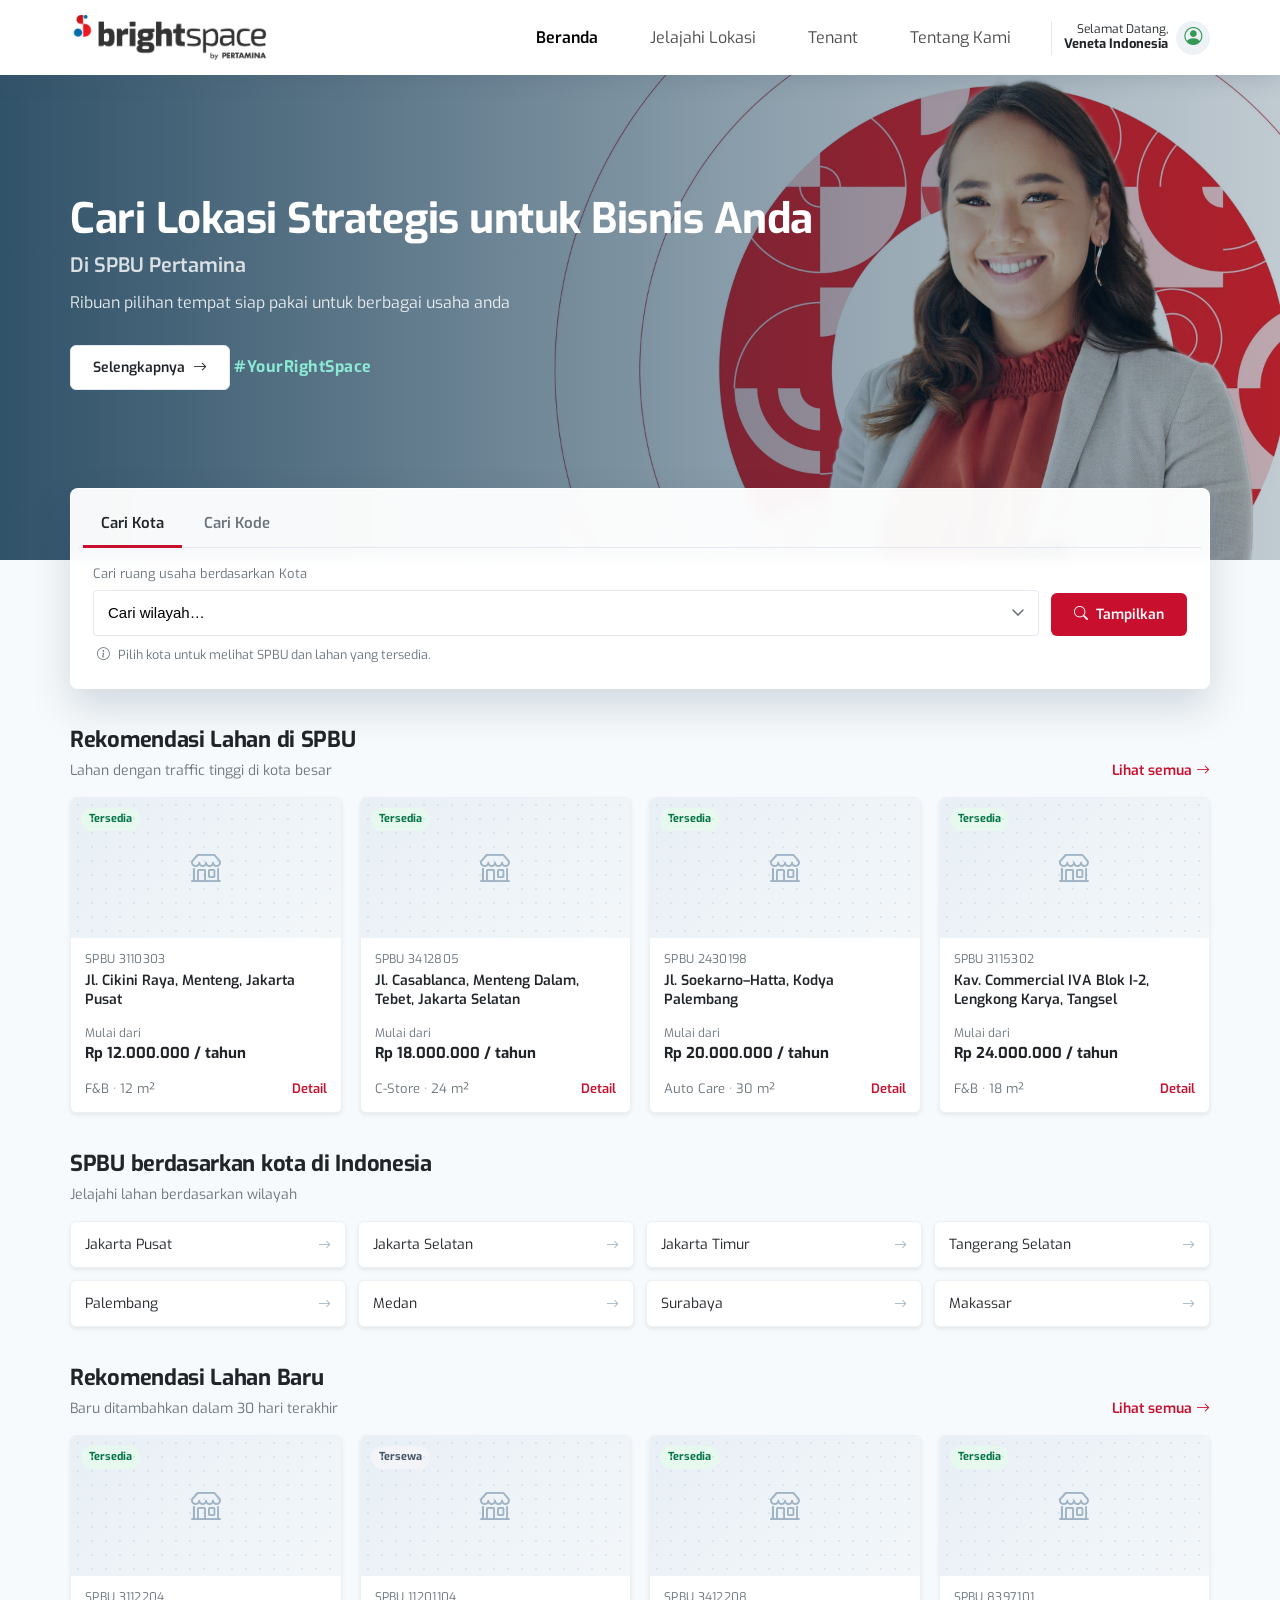
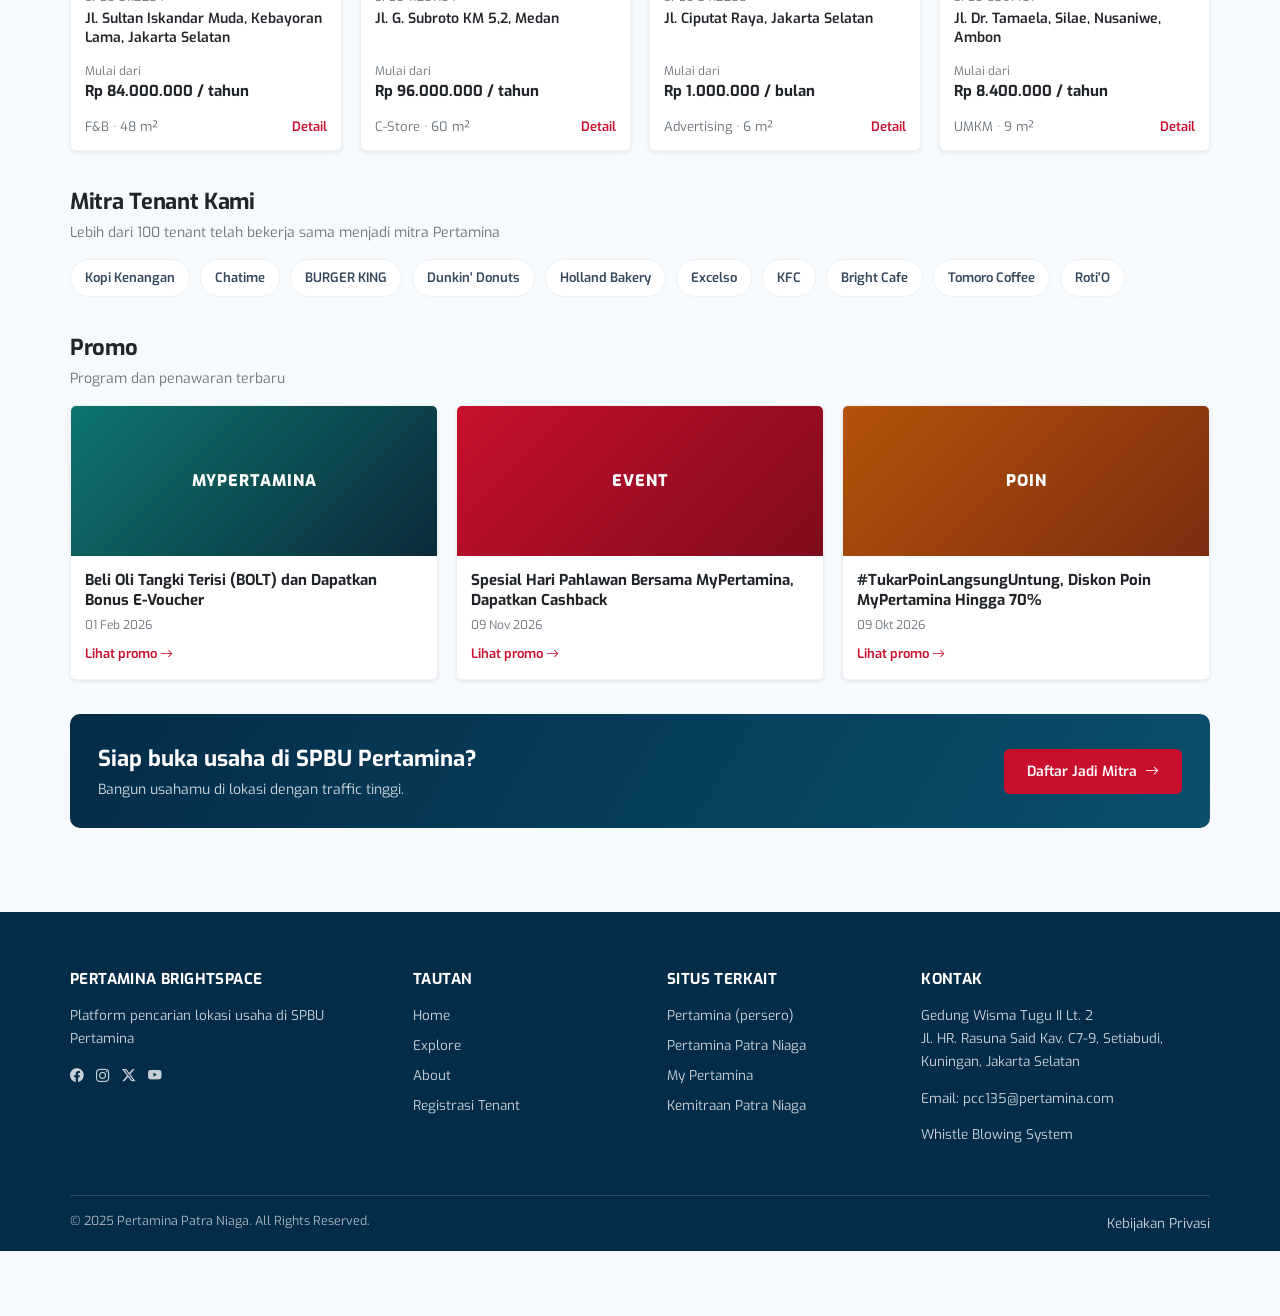
<file: index.html>
<!DOCTYPE html>
<html lang="id">
<head>
<meta charset="utf-8">
<meta name="viewport" content="width=device-width, initial-scale=1">
<title>Mockup Brightspace</title>
<meta http-equiv="refresh" content="0; url=home.html">
<link rel="icon" href="data:image/svg+xml,%3Csvg xmlns='http://www.w3.org/2000/svg' viewBox='0 0 64 64'%3E%3Crect width='64' height='64' rx='14' fill='%23c8102e'/%3E%3Ctext x='32' y='45' font-family='Arial' font-size='38' font-weight='bold' fill='white' text-anchor='middle'%3EB%3C/text%3E%3C/svg%3E">
</head>
<body>
<p>Mengalihkan ke <a href="home.html">beranda mockup</a>…</p>
</body>
</html>
</file>
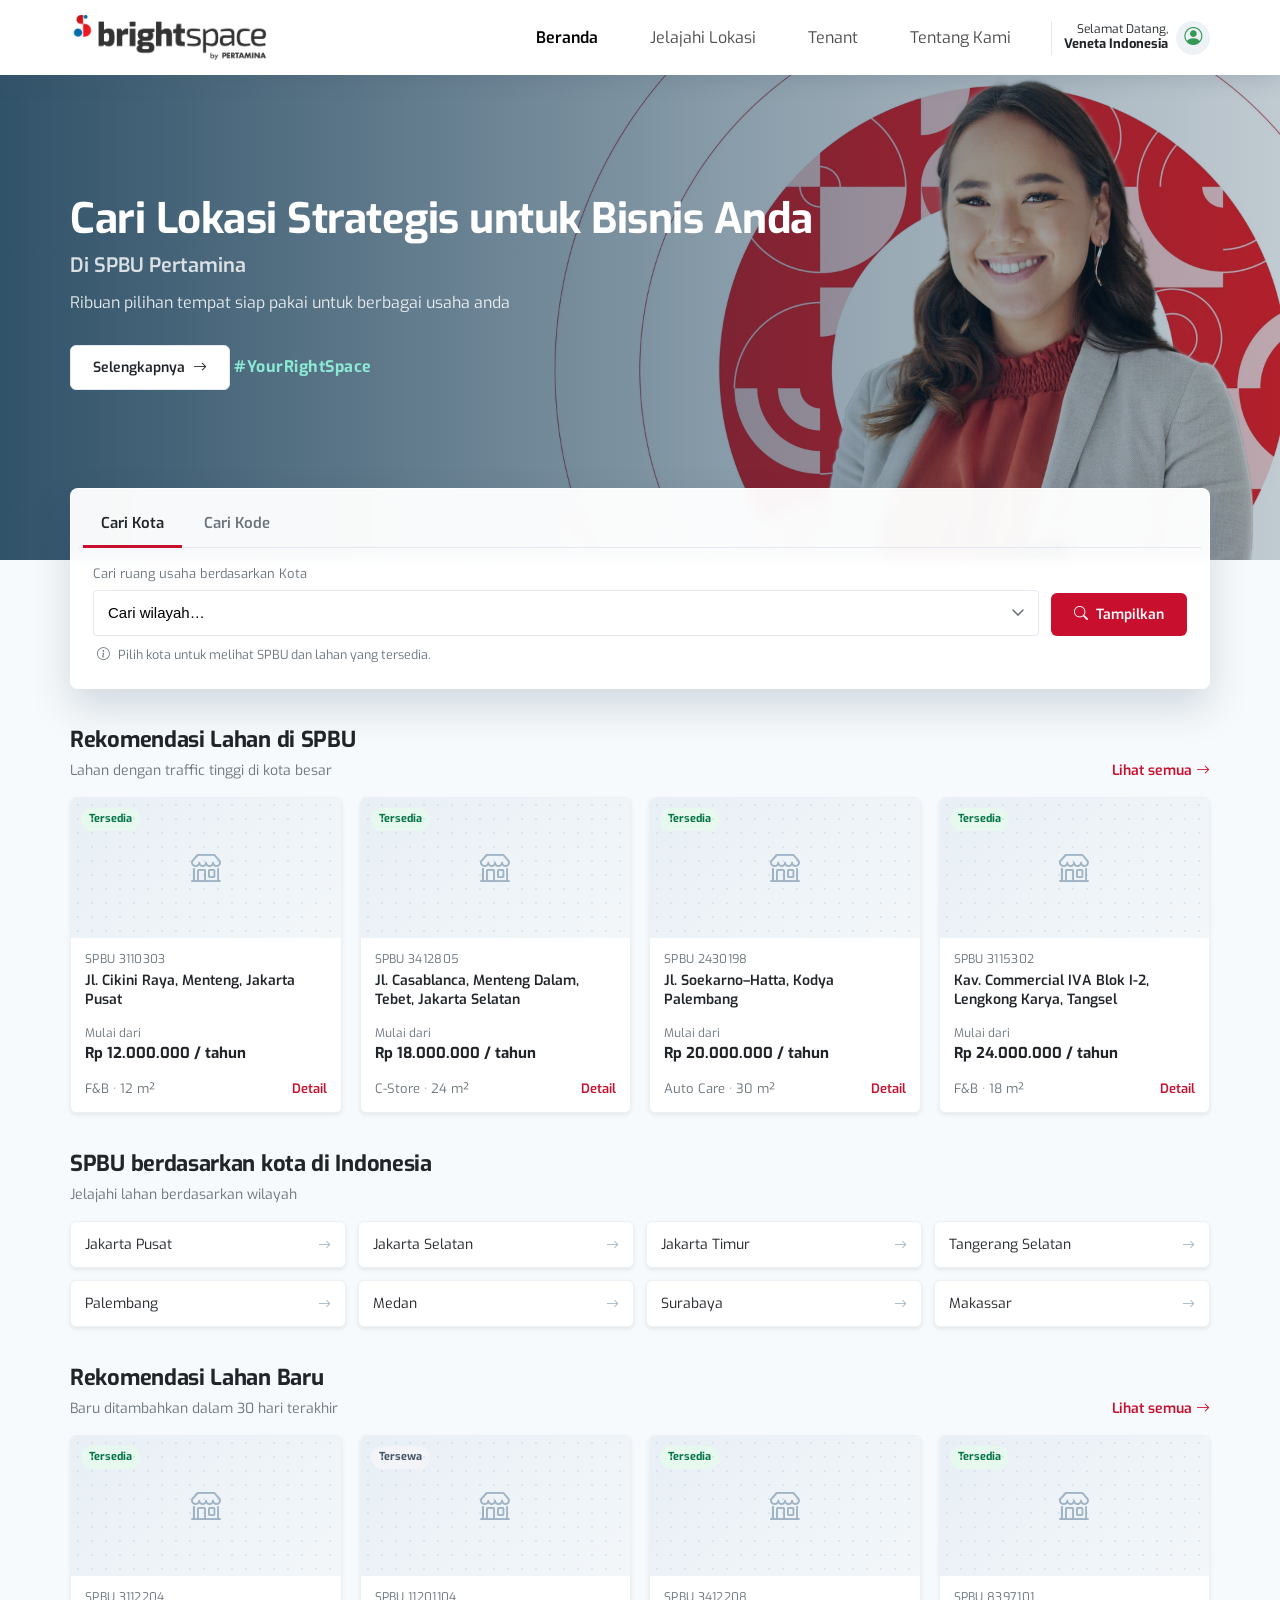
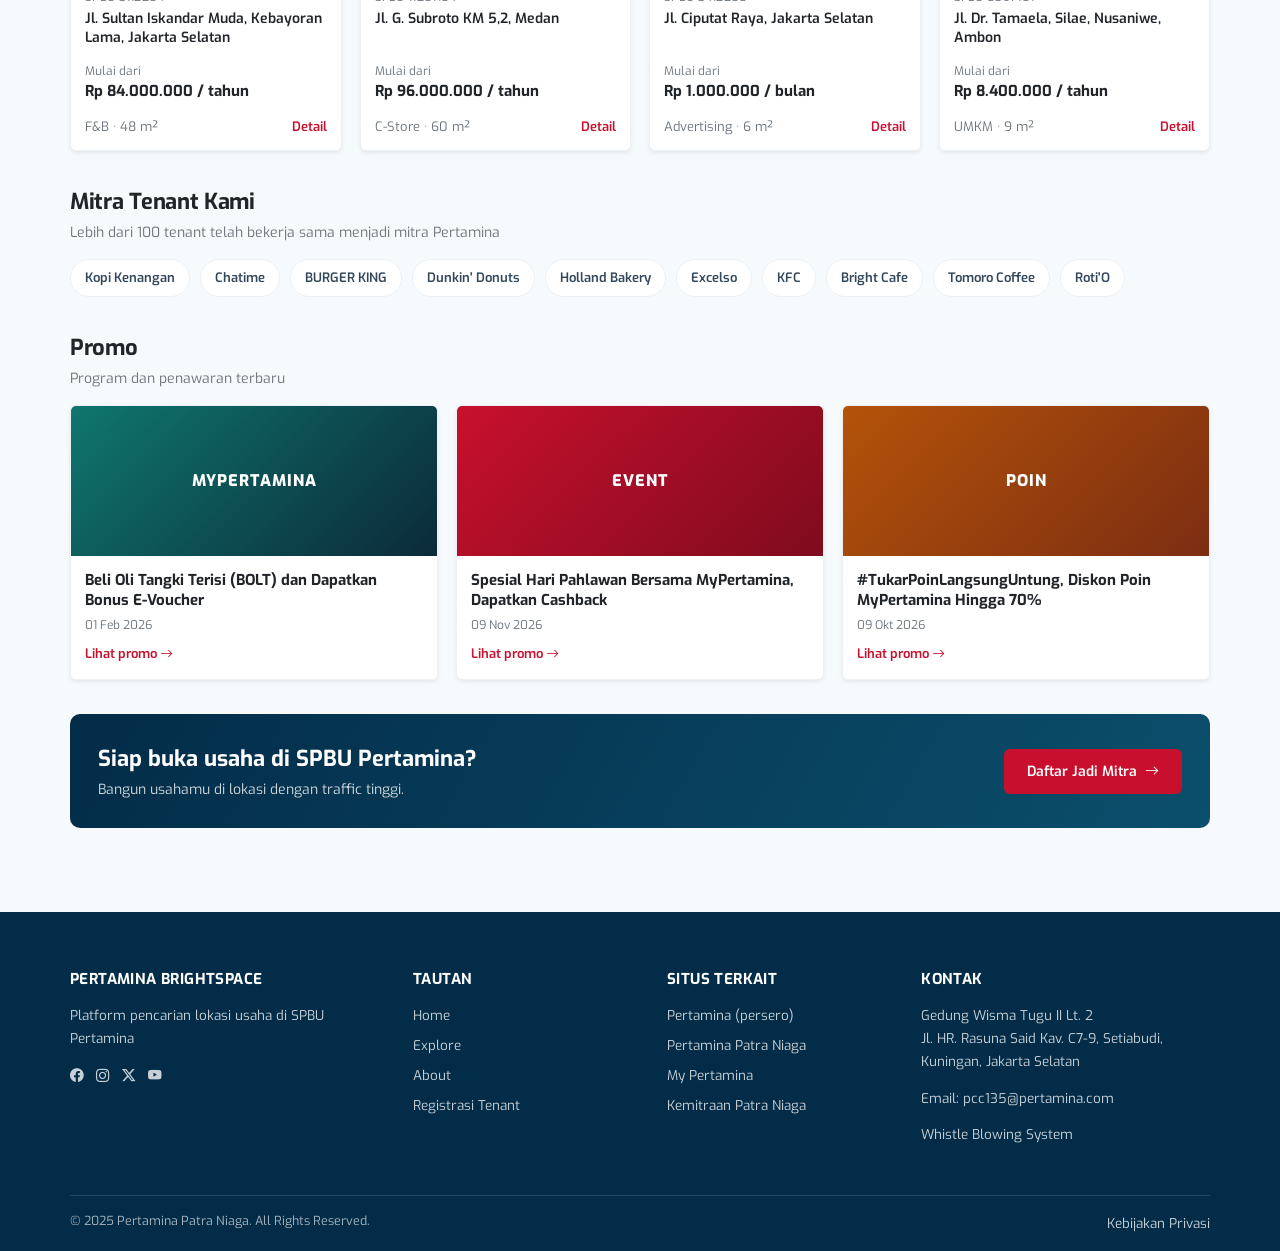
<file: home.html>
﻿<!DOCTYPE html>
<html lang="id">
<head>
<meta charset="utf-8">
<meta name="viewport" content="width=device-width, initial-scale=1">
<title>Beranda — Mockup Brightspace</title>
<link rel="icon" href="data:image/svg+xml,%3Csvg xmlns='http://www.w3.org/2000/svg' viewBox='0 0 64 64'%3E%3Crect width='64' height='64' rx='14' fill='%23c8102e'/%3E%3Ctext x='32' y='45' font-family='Arial' font-size='38' font-weight='bold' fill='white' text-anchor='middle'%3EB%3C/text%3E%3C/svg%3E">
<link rel="preconnect" href="https://fonts.googleapis.com">
<link rel="preconnect" href="https://fonts.gstatic.com" crossorigin>
<link href="https://fonts.googleapis.com/css2?family=Exo:wght@400;500;600;700;800&display=swap" rel="stylesheet">
<link rel="stylesheet" href="assets/bootstrap-icons.css">
<link rel="stylesheet" href="assets/app.css">
<style>
  /* ---- panel pencarian yang melayang di bawah hero ---- */
  .search-wrap{position:relative;z-index:3;margin-top:-72px}
  .search-card{background:rgba(255,255,255,.96);backdrop-filter:blur(6px);border-radius:8px;
    box-shadow:0 18px 40px rgba(3,44,72,.16);padding:8px;border:1px solid rgba(255,255,255,.7)}
  .tabs{display:flex;gap:4px;border-bottom:1px solid var(--line);padding:4px 4px 0}
  .tab{background:none;border:0;padding:12px 18px;font-size:15px;font-weight:600;color:var(--muted);cursor:pointer;
    border-bottom:3px solid transparent;margin-bottom:-1px}
  .tab[aria-selected="true"]{color:var(--ink);border-bottom-color:var(--brand)}
  .panel{display:none;padding:16px 14px}
  .panel.active{display:block}
  .panel-row{display:flex;gap:12px;align-items:end;flex-wrap:wrap}
  .panel-row .field{flex:1;min-width:220px;display:flex;flex-direction:column;gap:6px}
  .panel label{font-size:13px;color:var(--muted)}
  input[type=text],select{width:100%;height:46px;padding:10px 14px;font-size:15px;background:#fff;border:1px solid var(--line);border-radius:4px;appearance:none}
  input[type=text]:focus,select:focus{border-color:#9db3c4;outline:none;box-shadow:0 0 0 3px rgba(13,110,253,.10)}
  select{background-image:url("data:image/svg+xml;utf8,<svg xmlns='http://www.w3.org/2000/svg' width='12' height='8' viewBox='0 0 12 8'><path d='M1 1l5 5 5-5' stroke='%236c757d' stroke-width='1.6' fill='none' stroke-linecap='round'/></svg>");
    background-repeat:no-repeat;background-position:right 14px center;padding-right:36px}
  .search-note{display:flex;align-items:center;gap:8px;margin:10px 4px 0;font-size:12.5px;color:var(--muted)}

  /* ---- kartu lahan versi beranda ---- */
  .lahan-card .lahan-media img{width:100%;height:100%;object-fit:cover;opacity:.9}
  .lahan-card .lahan-media{background:linear-gradient(135deg,#e8eff5,#f3f7fa)}
  .lahan-media::after{content:"";position:absolute;inset:0;background-image:radial-gradient(#c9d8e4 1px,transparent 1px);background-size:14px 14px;opacity:.55;pointer-events:none}
  .lahan-media i{position:relative;z-index:1}
  .city i{color:#9fb3c4;font-size:13px}
</style>
</head>
<body>

<a class="skip-link" href="#main">Lewati ke konten</a>

<!-- ================= NAVBAR ================= -->
<nav class="navbar" id="navbar">
  <div class="container">
    <a class="brand-logo" href="home.html" aria-label="Brightspace — beranda">
      <img src="assets/BrightSpace.webp" alt="Brightspace"
           onerror="this.style.display='none';this.nextElementSibling.style.display='block'">
      <span class="fallback" style="display:none">brightspace<small>by PERTAMINA</small></span>
    </a>
    <button class="nav-toggle" aria-label="Buka menu" aria-expanded="false"
      onclick="document.getElementById('navbar').classList.toggle('open');this.setAttribute('aria-expanded',document.getElementById('navbar').classList.contains('open'))">
      <i class="bi bi-list"></i>
    </button>
    <ul class="nav-links">
      <li><a href="home.html" aria-current="page">Beranda</a></li>
      <li><a href="#">Jelajahi Lokasi</a></li>
      <li><a href="mitra.html">Tenant</a></li>
      <li><a href="#">Tentang Kami</a></li>
    </ul>
    <div class="nav-account">
      <div class="who"><span>Selamat Datang,</span><b>Veneta Indonesia</b></div>
      <div class="avatar" aria-hidden="true"><i class="bi bi-person-circle"></i></div>
    </div>
  </div>
</nav>

<!-- ================= HERO ================= -->
<header class="hero hero-home">
  <div class="container">
    <h1>Cari Lokasi Strategis untuk Bisnis Anda</h1>
    <p class="sub">Di SPBU Pertamina</p>
    <p>Ribuan pilihan tempat siap pakai untuk berbagai usaha anda</p>
    <a class="btn btn-light" href="#rekomendasi">Selengkapnya <i class="bi bi-arrow-right"></i></a>
    <div class="hero-tag">#YourRightSpace</div>
  </div>
</header>

<!-- ================= PENCARIAN ================= -->
<div class="container search-wrap">
  <div class="search-card">
    <div class="tabs" role="tablist" aria-label="Cara mencari">
      <button class="tab" id="tab-daerah" role="tab" aria-selected="true" aria-controls="panel-daerah">Cari Kota</button>
      <button class="tab" id="tab-kode" role="tab" aria-selected="false" aria-controls="panel-kode">Cari Kode</button>
    </div>

    <div class="panel active" id="panel-daerah" role="tabpanel" aria-labelledby="tab-daerah">
      <form onsubmit="return false">
        <div class="panel-row">
          <div class="field">
            <label for="kota">Cari ruang usaha berdasarkan Kota</label>
            <select id="kota">
              <option value="">Cari wilayah…</option>
              <option>Jakarta Pusat</option>
              <option>Jakarta Selatan</option>
              <option>Tangerang Selatan</option>
              <option>Palembang</option>
              <option>Medan</option>
              <option>Surabaya</option>
              <option>Bandung</option>
              <option>Makassar</option>
            </select>
          </div>
          <button class="btn btn-brand" type="submit"><i class="bi bi-search"></i> Tampilkan</button>
        </div>
      </form>
      <p class="search-note"><i class="bi bi-info-circle"></i> Pilih kota untuk melihat SPBU dan lahan yang tersedia.</p>
    </div>

    <div class="panel" id="panel-kode" role="tabpanel" aria-labelledby="tab-kode" hidden>
      <form onsubmit="return false">
        <div class="panel-row">
          <div class="field">
            <label for="kode">Cari ruang usaha berdasarkan Kode SPBU</label>
            <input type="text" id="kode" placeholder="Contoh: 3110303">
          </div>
          <button class="btn btn-brand" type="submit"><i class="bi bi-search"></i> Tampilkan</button>
        </div>
      </form>
      <p class="search-note"><i class="bi bi-info-circle"></i> Kode SPBU terdiri dari 7 digit dan tertera di papan nama SPBU.</p>
    </div>
  </div>
</div>

<main id="main">

  <!-- ================= REKOMENDASI LAHAN ================= -->
  <section class="section container" id="rekomendasi">
    <div class="section-head">
      <div>
        <h2>Rekomendasi Lahan di SPBU</h2>
        <p>Lahan dengan traffic tinggi di kota besar</p>
      </div>
      <a href="#">Lihat semua <i class="bi bi-arrow-right"></i></a>
    </div>

    <div class="grid-lahan">
      <article class="lahan-card">
        <div class="lahan-media"><span class="badge">Tersedia</span><i class="bi bi-shop"></i></div>
        <div class="lahan-body">
          <span class="lahan-code">SPBU 3110303</span>
          <h3 class="lahan-title">Jl. Cikini Raya, Menteng, Jakarta Pusat</h3>
          <div class="lahan-price">Mulai dari<b>Rp 12.000.000 / tahun</b></div>
          <div class="lahan-actions"><span class="small muted">F&amp;B · 12 m²</span><a href="#">Detail</a></div>
        </div>
      </article>

      <article class="lahan-card">
        <div class="lahan-media"><span class="badge">Tersedia</span><i class="bi bi-shop"></i></div>
        <div class="lahan-body">
          <span class="lahan-code">SPBU 3412805</span>
          <h3 class="lahan-title">Jl. Casablanca, Menteng Dalam, Tebet, Jakarta Selatan</h3>
          <div class="lahan-price">Mulai dari<b>Rp 18.000.000 / tahun</b></div>
          <div class="lahan-actions"><span class="small muted">C-Store · 24 m²</span><a href="#">Detail</a></div>
        </div>
      </article>

      <article class="lahan-card">
        <div class="lahan-media"><span class="badge">Tersedia</span><i class="bi bi-shop"></i></div>
        <div class="lahan-body">
          <span class="lahan-code">SPBU 2430198</span>
          <h3 class="lahan-title">Jl. Soekarno–Hatta, Kodya Palembang</h3>
          <div class="lahan-price">Mulai dari<b>Rp 20.000.000 / tahun</b></div>
          <div class="lahan-actions"><span class="small muted">Auto Care · 30 m²</span><a href="#">Detail</a></div>
        </div>
      </article>

      <article class="lahan-card">
        <div class="lahan-media"><span class="badge">Tersedia</span><i class="bi bi-shop"></i></div>
        <div class="lahan-body">
          <span class="lahan-code">SPBU 3115302</span>
          <h3 class="lahan-title">Kav. Commercial IVA Blok I-2, Lengkong Karya, Tangsel</h3>
          <div class="lahan-price">Mulai dari<b>Rp 24.000.000 / tahun</b></div>
          <div class="lahan-actions"><span class="small muted">F&amp;B · 18 m²</span><a href="#">Detail</a></div>
        </div>
      </article>
    </div>
  </section>

  <!-- ================= KOTA ================= -->
  <section class="section container" style="padding-top:0">
    <div class="section-head">
      <div>
        <h2>SPBU berdasarkan kota di Indonesia</h2>
        <p>Jelajahi lahan berdasarkan wilayah</p>
      </div>
    </div>
    <div class="city-grid">
      <a class="city" href="#">Jakarta Pusat  <i class="bi bi-arrow-right"></i></a>
      <a class="city" href="#">Jakarta Selatan  <i class="bi bi-arrow-right"></i></a>
      <a class="city" href="#">Jakarta Timur  <i class="bi bi-arrow-right"></i></a>
      <a class="city" href="#">Tangerang Selatan  <i class="bi bi-arrow-right"></i></a>
      <a class="city" href="#">Palembang  <i class="bi bi-arrow-right"></i></a>
      <a class="city" href="#">Medan  <i class="bi bi-arrow-right"></i></a>
      <a class="city" href="#">Surabaya  <i class="bi bi-arrow-right"></i></a>
      <a class="city" href="#">Makassar  <i class="bi bi-arrow-right"></i></a>
    </div>
  </section>

  <!-- ================= LAHAN BARU ================= -->
  <section class="section container" style="padding-top:0">
    <div class="section-head">
      <div>
        <h2>Rekomendasi Lahan Baru</h2>
        <p>Baru ditambahkan dalam 30 hari terakhir</p>
      </div>
      <a href="#">Lihat semua <i class="bi bi-arrow-right"></i></a>
    </div>
    <div class="grid-lahan">
      <article class="lahan-card">
        <div class="lahan-media"><span class="badge">Tersedia</span><i class="bi bi-shop"></i></div>
        <div class="lahan-body">
          <span class="lahan-code">SPBU 3112204</span>
          <h3 class="lahan-title">Jl. Sultan Iskandar Muda, Kebayoran Lama, Jakarta Selatan</h3>
          <div class="lahan-price">Mulai dari<b>Rp 84.000.000 / tahun</b></div>
          <div class="lahan-actions"><span class="small muted">F&amp;B · 48 m²</span><a href="#">Detail</a></div>
        </div>
      </article>

      <article class="lahan-card">
        <div class="lahan-media"><span class="badge used">Tersewa</span><i class="bi bi-shop"></i></div>
        <div class="lahan-body">
          <span class="lahan-code">SPBU 11201104</span>
          <h3 class="lahan-title">Jl. G. Subroto KM 5,2, Medan</h3>
          <div class="lahan-price">Mulai dari<b>Rp 96.000.000 / tahun</b></div>
          <div class="lahan-actions"><span class="small muted">C-Store · 60 m²</span><a href="#">Detail</a></div>
        </div>
      </article>

      <article class="lahan-card">
        <div class="lahan-media"><span class="badge">Tersedia</span><i class="bi bi-shop"></i></div>
        <div class="lahan-body">
          <span class="lahan-code">SPBU 3412208</span>
          <h3 class="lahan-title">Jl. Ciputat Raya, Jakarta Selatan</h3>
          <div class="lahan-price">Mulai dari<b>Rp 1.000.000 / bulan</b></div>
          <div class="lahan-actions"><span class="small muted">Advertising · 6 m²</span><a href="#">Detail</a></div>
        </div>
      </article>

      <article class="lahan-card">
        <div class="lahan-media"><span class="badge">Tersedia</span><i class="bi bi-shop"></i></div>
        <div class="lahan-body">
          <span class="lahan-code">SPBU 8397101</span>
          <h3 class="lahan-title">Jl. Dr. Tamaela, Silae, Nusaniwe, Ambon</h3>
          <div class="lahan-price">Mulai dari<b>Rp 8.400.000 / tahun</b></div>
          <div class="lahan-actions"><span class="small muted">UMKM · 9 m²</span><a href="#">Detail</a></div>
        </div>
      </article>
    </div>
  </section>

  <!-- ================= MITRA ================= -->
  <section class="section container" style="padding-top:0">
    <div class="section-head">
      <div>
        <h2>Mitra Tenant Kami</h2>
        <p>Lebih dari 100 tenant telah bekerja sama menjadi mitra Pertamina</p>
      </div>
    </div>
    <div class="tenant-strip">
      <span class="tenant-chip">Kopi Kenangan</span>
      <span class="tenant-chip">Chatime</span>
      <span class="tenant-chip">BURGER KING</span>
      <span class="tenant-chip">Dunkin' Donuts</span>
      <span class="tenant-chip">Holland Bakery</span>
      <span class="tenant-chip">Excelso</span>
      <span class="tenant-chip">KFC</span>
      <span class="tenant-chip">Bright Cafe</span>
      <span class="tenant-chip">Tomoro Coffee</span>
      <span class="tenant-chip">Roti'O</span>
    </div>
  </section>

  <!-- ================= PROMO ================= -->
  <section class="section container" style="padding-top:0">
    <div class="section-head">
      <div>
        <h2>Promo</h2>
        <p>Program dan penawaran terbaru</p>
      </div>
    </div>
    <div class="promo-grid">
      <article class="promo">
        <div class="promo-cover">MYPERTAMINA</div>
        <div class="promo-body">
          <h3>Beli Oli Tangki Terisi (BOLT) dan Dapatkan Bonus E-Voucher</h3>
          <div class="date">01 Feb 2026</div>
          <a href="#">Lihat promo <i class="bi bi-arrow-right"></i></a>
        </div>
      </article>
      <article class="promo">
        <div class="promo-cover" style="background:linear-gradient(135deg,#c8102e,#7f0b1d)">EVENT</div>
        <div class="promo-body">
          <h3>Spesial Hari Pahlawan Bersama MyPertamina, Dapatkan Cashback</h3>
          <div class="date">09 Nov 2026</div>
          <a href="#">Lihat promo <i class="bi bi-arrow-right"></i></a>
        </div>
      </article>
      <article class="promo">
        <div class="promo-cover" style="background:linear-gradient(135deg,#b45309,#7c2d12)">POIN</div>
        <div class="promo-body">
          <h3>#TukarPoinLangsungUntung, Diskon Poin MyPertamina Hingga 70%</h3>
          <div class="date">09 Okt 2026</div>
          <a href="#">Lihat promo <i class="bi bi-arrow-right"></i></a>
        </div>
      </article>
    </div>
  </section>

  <!-- ================= CTA ================= -->
  <section class="container" style="padding-bottom:44px">
    <div class="cta-strip">
      <div>
        <h2>Siap buka usaha di SPBU Pertamina?</h2>
        <p>Bangun usahamu di lokasi dengan traffic tinggi.</p>
      </div>
      <a class="btn btn-brand" href="#">Daftar Jadi Mitra <i class="bi bi-arrow-right"></i></a>
    </div>
  </section>

</main>

<!-- ================= FOOTER ================= -->
<footer class="footer">
  <div class="container">
    <div class="footer-grid">
      <div>
        <h4>Pertamina Brightspace</h4>
        <p>Platform pencarian lokasi usaha di SPBU Pertamina</p>
        <div class="social">
          <a href="#" aria-label="Facebook"><i class="bi bi-facebook"></i></a>
          <a href="#" aria-label="Instagram"><i class="bi bi-instagram"></i></a>
          <a href="#" aria-label="X"><i class="bi bi-twitter-x"></i></a>
          <a href="#" aria-label="YouTube"><i class="bi bi-youtube"></i></a>
        </div>
      </div>
      <div>
        <h4>Tautan</h4>
        <ul>
          <li><a href="home.html">Home</a></li>
          <li><a href="#">Explore</a></li>
          <li><a href="#">About</a></li>
          <li><a href="#">Registrasi Tenant</a></li>
        </ul>
      </div>
      <div>
        <h4>Situs Terkait</h4>
        <ul>
          <li><a href="#">Pertamina (persero)</a></li>
          <li><a href="#">Pertamina Patra Niaga</a></li>
          <li><a href="#">My Pertamina</a></li>
          <li><a href="#">Kemitraan Patra Niaga</a></li>
        </ul>
      </div>
      <div>
        <h4>Kontak</h4>
        <p>Gedung Wisma Tugu II Lt. 2<br>Jl. HR. Rasuna Said Kav. C7-9, Setiabudi, Kuningan, Jakarta Selatan</p>
        <p>Email: pcc135@pertamina.com</p>
        <p><a href="#">Whistle Blowing System</a></p>
      </div>
    </div>
    <div class="footer-bottom">
      <span>© 2025 Pertamina Patra Niaga. All Rights Reserved.</span>
      <a href="#">Kebijakan Privasi</a>
    </div>
  </div>
</footer>

<script>
/* Tab pencarian: Cari Kota / Cari Kode */
const tabs = document.querySelectorAll('.tab');
tabs.forEach(tab => {
  tab.addEventListener('click', () => {
    tabs.forEach(t => { t.setAttribute('aria-selected', 'false'); });
    tab.setAttribute('aria-selected', 'true');
    document.querySelectorAll('.panel').forEach(p => { p.classList.remove('active'); p.hidden = true; });
    const panel = document.getElementById(tab.getAttribute('aria-controls'));
    panel.classList.add('active'); panel.hidden = false;
  });
});
</script>
</body>
</html>
</file>
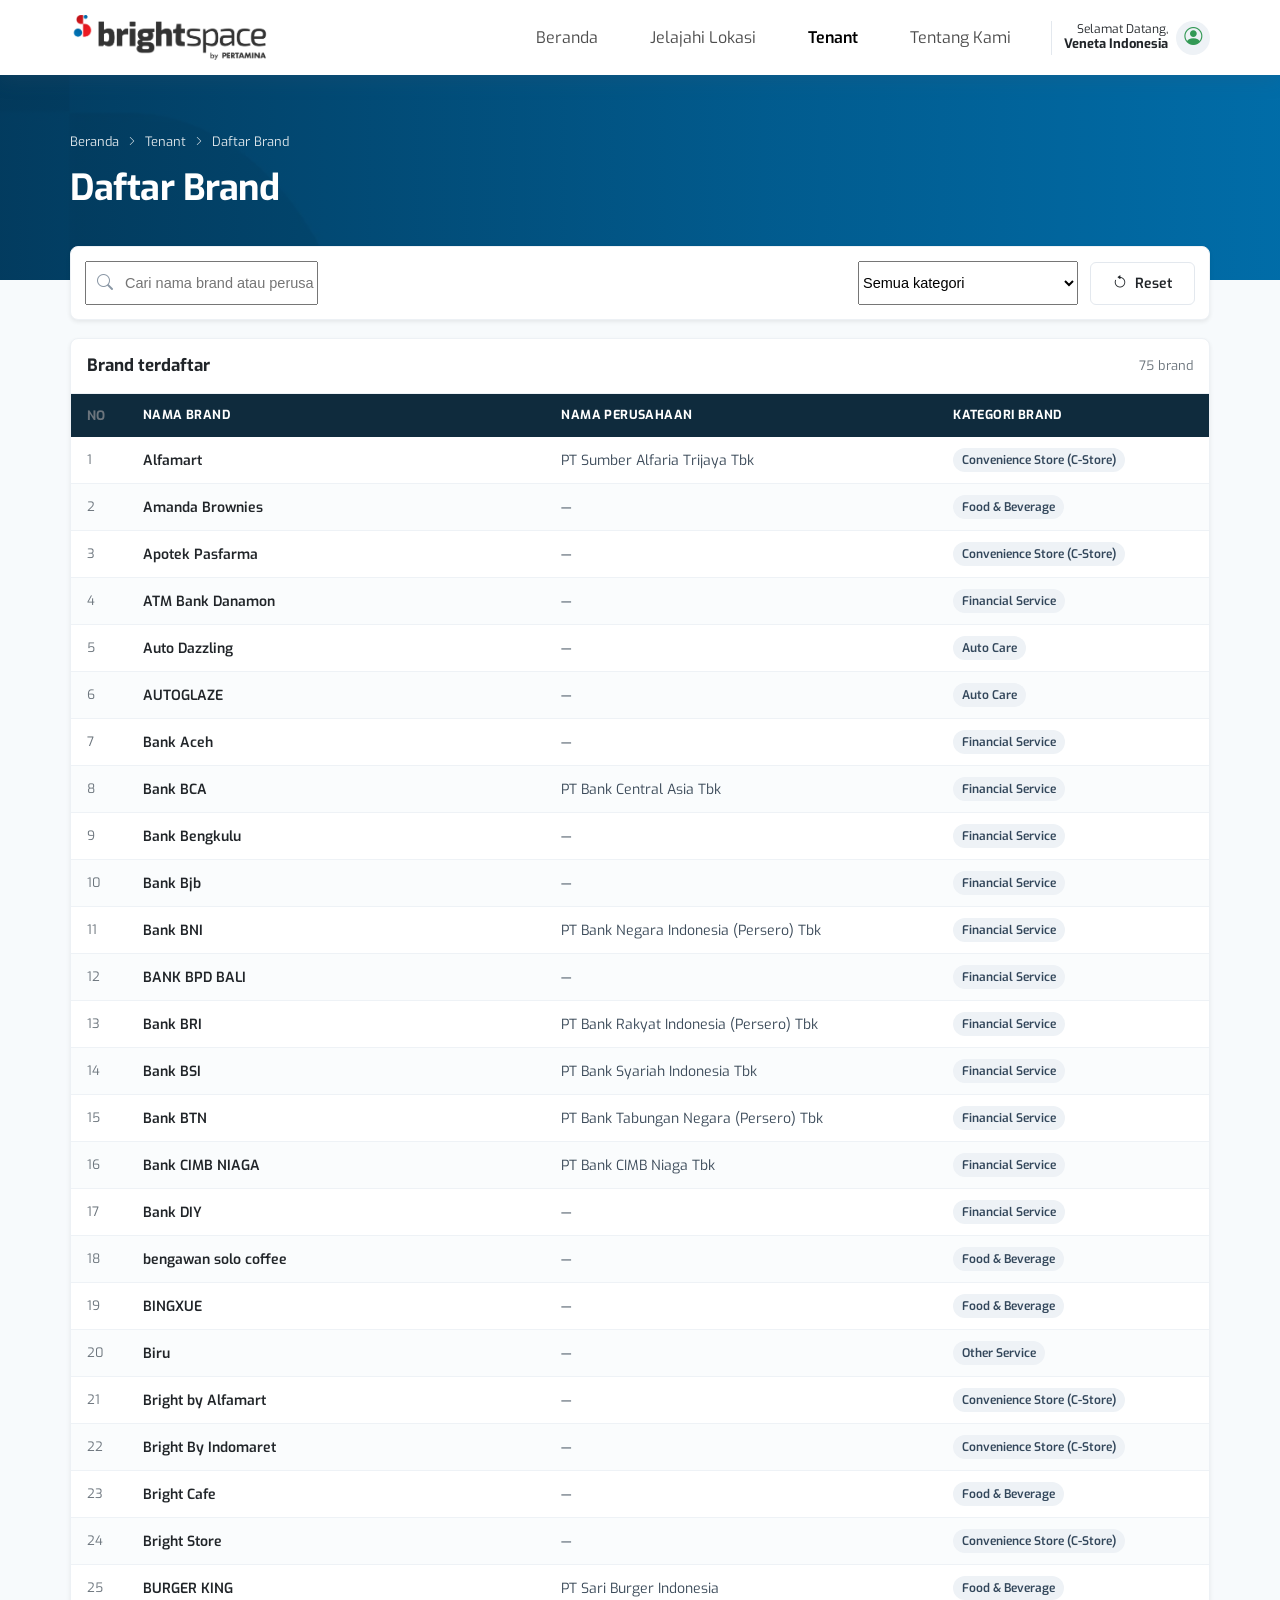
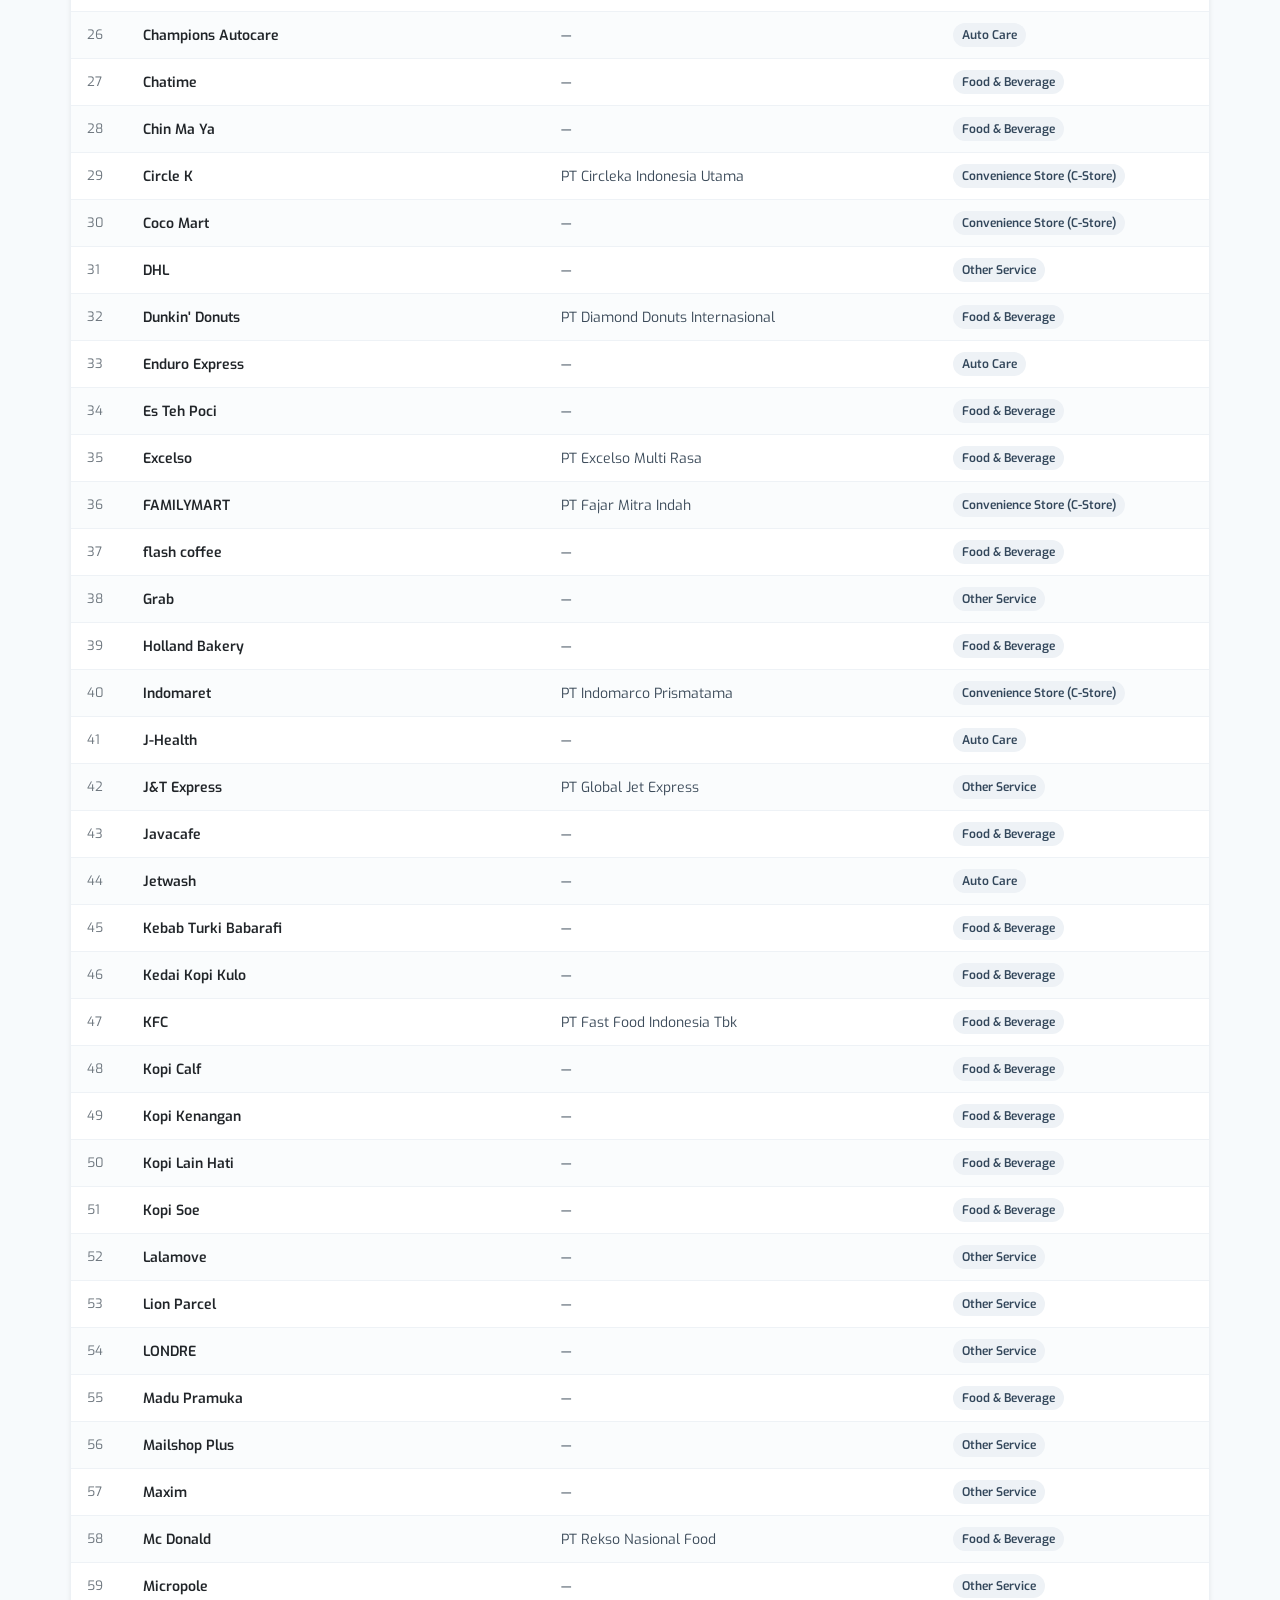
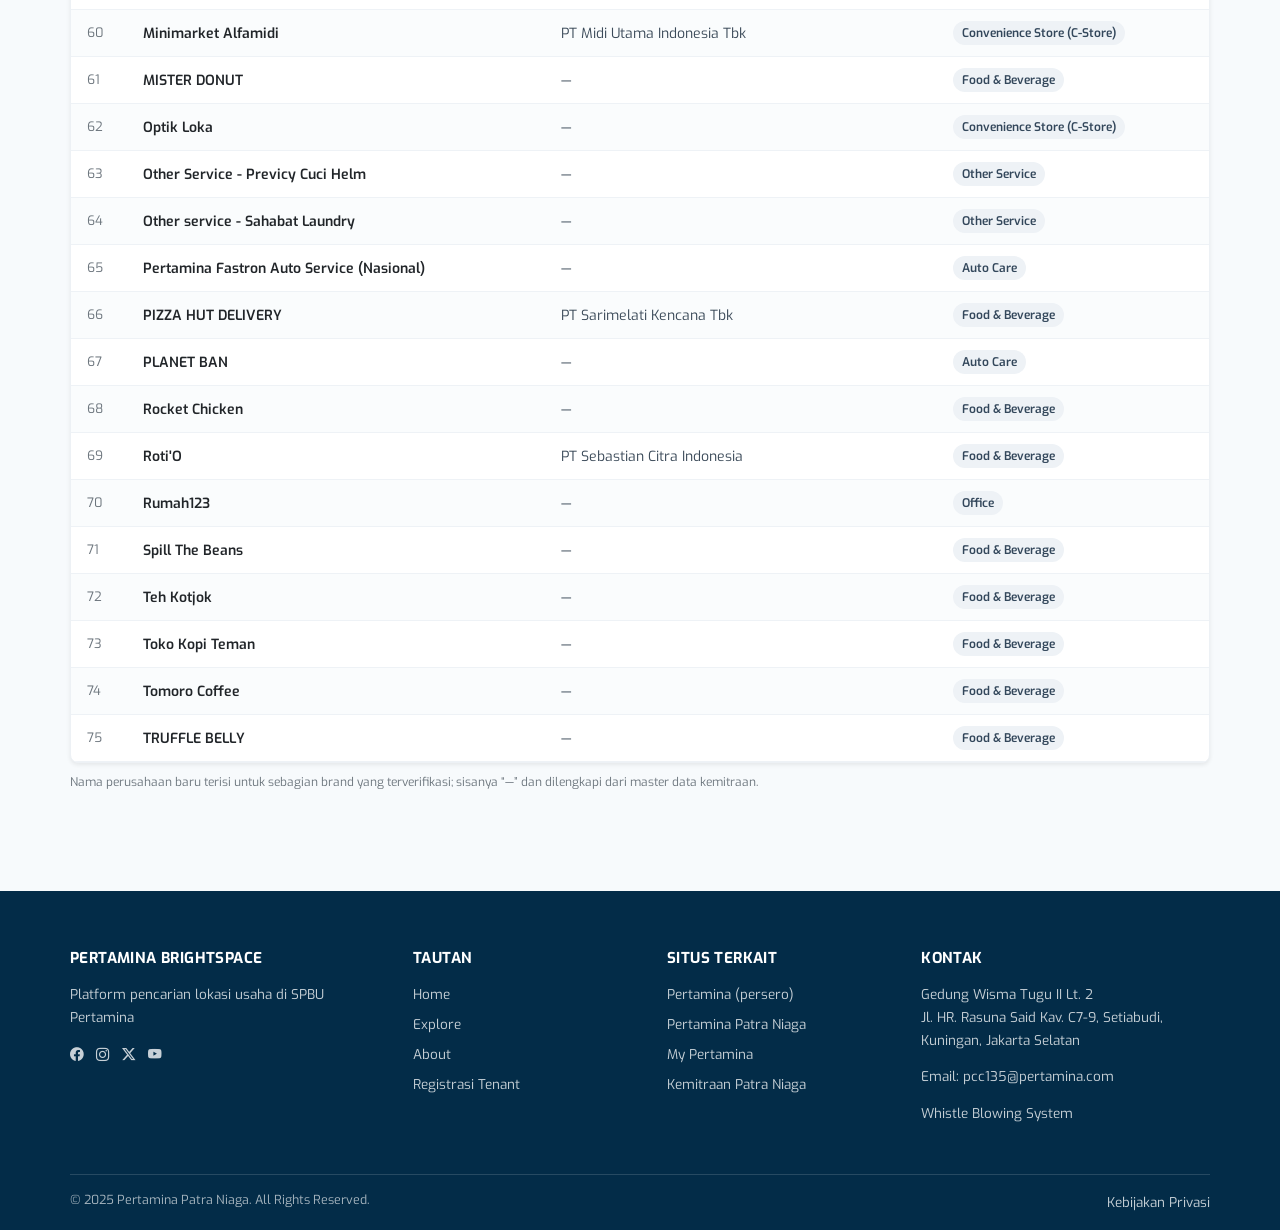
<file: list-brand.html>
﻿<!DOCTYPE html>
<html lang="id">
<head>
<meta charset="utf-8">
<meta name="viewport" content="width=device-width, initial-scale=1">
<title>Daftar Brand — Mockup Brightspace</title>
<link rel="icon" href="data:image/svg+xml,%3Csvg xmlns='http://www.w3.org/2000/svg' viewBox='0 0 64 64'%3E%3Crect width='64' height='64' rx='14' fill='%23c8102e'/%3E%3Ctext x='32' y='45' font-family='Arial' font-size='38' font-weight='bold' fill='white' text-anchor='middle'%3EB%3C/text%3E%3C/svg%3E">
<link rel="preconnect" href="https://fonts.googleapis.com">
<link rel="preconnect" href="https://fonts.gstatic.com" crossorigin>
<link href="https://fonts.googleapis.com/css2?family=Exo:wght@400;500;600;700;800&display=swap" rel="stylesheet">
<link rel="stylesheet" href="assets/bootstrap-icons.css">
<link rel="stylesheet" href="assets/app.css">
<style>
  .page-hero{min-height:280px;background-image:url("assets/list-header.webp")}
  .page-hero .container{padding:44px 0}

  .filter-bar{
    display:flex;gap:12px;flex-wrap:wrap;align-items:center;
    background:#fff;border:1px solid #edf1f5;border-radius:8px;
    padding:14px;box-shadow:var(--shadow-sm);margin:-34px 0 18px;position:relative;z-index:2;
  }
  .filter-bar .control{position:relative;flex:1;min-width:220px}
  .filter-bar .control i{position:absolute;left:12px;top:50%;transform:translateY(-50%);color:#8a97a5}
  .filter-bar input[type=text],.filter-bar select{height:44px;font-size:14.5px}
  .filter-bar input[type=text]{padding-left:38px}
  .filter-bar select{min-width:220px}

  .table-wrap{background:#fff;border:1px solid #edf1f5;border-radius:8px;box-shadow:var(--shadow-sm);overflow:hidden}
  .table-head{display:flex;justify-content:space-between;align-items:center;gap:10px;padding:14px 16px;border-bottom:1px solid #eef2f6;flex-wrap:wrap}
  .table-head h2{margin:0;font-size:17px}
  .table-head p{margin:0;font-size:13px;color:var(--muted)}
  .table-scroll{overflow-x:auto}
  table.daftar{width:100%;border-collapse:collapse;font-size:14px}
  table.daftar thead th{
    position:sticky;top:0;background:#0f2b3d;color:#fff;text-align:left;
    padding:12px 16px;font-size:12.5px;letter-spacing:.4px;text-transform:uppercase;white-space:nowrap;
  }
  table.daftar tbody td{padding:11px 16px;border-bottom:1px solid #eef2f6;vertical-align:middle}
  table.daftar tbody tr:nth-child(even){background:#fafcfd}
  table.daftar tbody tr:hover{background:#f3f8fb}
  table.daftar .no{width:56px;color:var(--muted);font-size:13px}
  table.daftar .brand{font-weight:600}
  table.daftar .company{color:#3b4a59}
  table.daftar .cat span{
    display:inline-block;font-size:12px;font-weight:600;padding:3px 9px;border-radius:999px;
    background:#eef2f6;color:#33475b;white-space:nowrap;
  }
  .empty-row{display:none;padding:40px 16px;text-align:center;color:var(--muted);font-size:14px}

  .foot-note{font-size:12px;color:var(--muted);margin-top:10px}
  @media (max-width:600px){
    .filter-bar{margin-top:-24px}
    .filter-bar .control,.filter-bar select{min-width:100%}
    .filter-bar .btn{width:100%}
  }
</style>
</head>
<body>

<a class="skip-link" href="#main">Lewati ke konten</a>

<!-- ================= NAVBAR ================= -->
<nav class="navbar" id="navbar">
  <div class="container">
    <a class="brand-logo" href="home.html" aria-label="Brightspace — beranda">
      <img src="assets/BrightSpace.webp" alt="Brightspace"
           onerror="this.style.display='none';this.nextElementSibling.style.display='block'">
      <span class="fallback" style="display:none">brightspace<small>by PERTAMINA</small></span>
    </a>
    <button class="nav-toggle" aria-label="Buka menu" aria-expanded="false"
      onclick="document.getElementById('navbar').classList.toggle('open');this.setAttribute('aria-expanded',document.getElementById('navbar').classList.contains('open'))">
      <i class="bi bi-list"></i>
    </button>
    <ul class="nav-links">
      <li><a href="home.html">Beranda</a></li>
      <li><a href="#">Jelajahi Lokasi</a></li>
      <li><a href="mitra.html" aria-current="page">Tenant</a></li>
      <li><a href="#">Tentang Kami</a></li>
    </ul>
    <div class="nav-account">
      <div class="who"><span>Selamat Datang,</span><b>Veneta Indonesia</b></div>
      <div class="avatar" aria-hidden="true"><i class="bi bi-person-circle"></i></div>
    </div>
  </div>
</nav>

<!-- ================= HERO ================= -->
<header class="hero page-hero">
  <div class="container">
    <nav class="breadcrumb" aria-label="Breadcrumb">
      <a href="home.html">Beranda</a> <i class="bi bi-chevron-right" style="font-size:10px"></i>
      <a href="mitra.html">Tenant</a> <i class="bi bi-chevron-right" style="font-size:10px"></i>
      <span>Daftar Brand</span>
    </nav>
    <h1>Daftar Brand</h1>
  </div>
</header>

<main id="main" class="container" style="padding-bottom:48px">

  <!-- filter -->
  <div class="filter-bar">
    <div class="control">
      <i class="bi bi-search"></i>
      <input type="text" id="q" placeholder="Cari nama brand atau perusahaan…" autocomplete="off">
    </div>
    <select id="cat" aria-label="Filter kategori"></select>
    <button class="btn btn-light" id="resetBtn" type="button"><i class="bi bi-arrow-counterclockwise"></i> Reset</button>
  </div>

  <!-- tabel -->
  <div class="table-wrap">
    <div class="table-head">
      <h2>Brand terdaftar</h2>
      <p id="count">Memuat…</p>
    </div>
    <div class="table-scroll">
      <table class="daftar">
        <thead>
          <tr>
            <th class="no">No</th>
            <th>Nama Brand</th>
            <th>Nama Perusahaan</th>
            <th>Kategori Brand</th>
          </tr>
        </thead>
        <tbody id="rows"></tbody>
      </table>
    </div>
    <div class="empty-row" id="empty">Tidak ada brand yang cocok dengan pencarian.</div>
  </div>

  <p class="foot-note">
    Nama perusahaan baru terisi untuk sebagian brand yang terverifikasi; sisanya “—” dan dilengkapi dari master data kemitraan.
  </p>

</main>

<!-- ================= FOOTER ================= -->
<footer class="footer">
  <div class="container">
    <div class="footer-grid">
      <div>
        <h4>Pertamina Brightspace</h4>
        <p>Platform pencarian lokasi usaha di SPBU Pertamina</p>
        <div class="social">
          <a href="#" aria-label="Facebook"><i class="bi bi-facebook"></i></a>
          <a href="#" aria-label="Instagram"><i class="bi bi-instagram"></i></a>
          <a href="#" aria-label="X"><i class="bi bi-twitter-x"></i></a>
          <a href="#" aria-label="YouTube"><i class="bi bi-youtube"></i></a>
        </div>
      </div>
      <div>
        <h4>Tautan</h4>
        <ul>
          <li><a href="home.html">Home</a></li>
          <li><a href="#">Explore</a></li>
          <li><a href="#">About</a></li>
          <li><a href="#">Registrasi Tenant</a></li>
        </ul>
      </div>
      <div>
        <h4>Situs Terkait</h4>
        <ul>
          <li><a href="#">Pertamina (persero)</a></li>
          <li><a href="#">Pertamina Patra Niaga</a></li>
          <li><a href="#">My Pertamina</a></li>
          <li><a href="#">Kemitraan Patra Niaga</a></li>
        </ul>
      </div>
      <div>
        <h4>Kontak</h4>
        <p>Gedung Wisma Tugu II Lt. 2<br>Jl. HR. Rasuna Said Kav. C7-9, Setiabudi, Kuningan, Jakarta Selatan</p>
        <p>Email: pcc135@pertamina.com</p>
        <p><a href="#">Whistle Blowing System</a></p>
      </div>
    </div>
    <div class="footer-bottom">
      <span>© 2025 Pertamina Patra Niaga. All Rights Reserved.</span>
      <a href="#">Kebijakan Privasi</a>
    </div>
  </div>
</footer>

<script src="assets/brands.js"></script>
<script>
/* ============================================================
   Daftar brand sederhana: Nama Brand · Nama Perusahaan · Kategori
   Tanpa klik detail, tanpa paginasi.
   ============================================================ */
const CA_MAP = {
  "1":"Food & Beverage", "2":"Convenience Store (C-Store)", "3":"Auto Care",
  "5":"Advertising", "6":"Activation", "8":"Financial Service", "9":"Office",
  "13":"Fasilitas EBT", "65":"Produk Pertamina", "66":"UMKM", "10":"Other Service"
};

const $ = s => document.querySelector(s);
const caParam = new URLSearchParams(location.search).get("ca");
let filterCat = CA_MAP[caParam] || "";

/* isi dropdown kategori */
const kategori = [...new Set(window.BRANDS.map(b => b.cat))].sort();
$("#cat").innerHTML = '<option value="">Semua kategori</option>' +
  kategori.map(c => `<option${c === filterCat ? " selected" : ""}>${c}</option>`).join("");

function render(){
  const q = ($("#q").value || "").toLowerCase().trim();
  const list = window.BRANDS
    .filter(b => !filterCat || b.cat === filterCat)
    .filter(b => !q || b.name.toLowerCase().includes(q) || (b.company || "").toLowerCase().includes(q))
    .sort((a, b) => a.name.localeCompare(b.name, "id", { sensitivity:"base" }));

  $("#rows").innerHTML = list.map((b, i) => `
    <tr>
      <td class="no">${i + 1}</td>
      <td class="brand">${b.name}</td>
      <td class="company">${b.company || "—"}</td>
      <td class="cat"><span>${b.cat}</span></td>
    </tr>`).join("");

  $("#count").textContent = `${list.length} brand`;
  $("#empty").style.display = list.length ? "none" : "block";
  document.querySelector(".table-scroll").style.display = list.length ? "block" : "none";
}

$("#q").addEventListener("input", render);
$("#cat").addEventListener("change", e => { filterCat = e.target.value; render(); });
$("#resetBtn").addEventListener("click", () => {
  $("#q").value = ""; filterCat = ""; $("#cat").value = ""; render();
});

render();
</script>
</body>
</html>
</file>
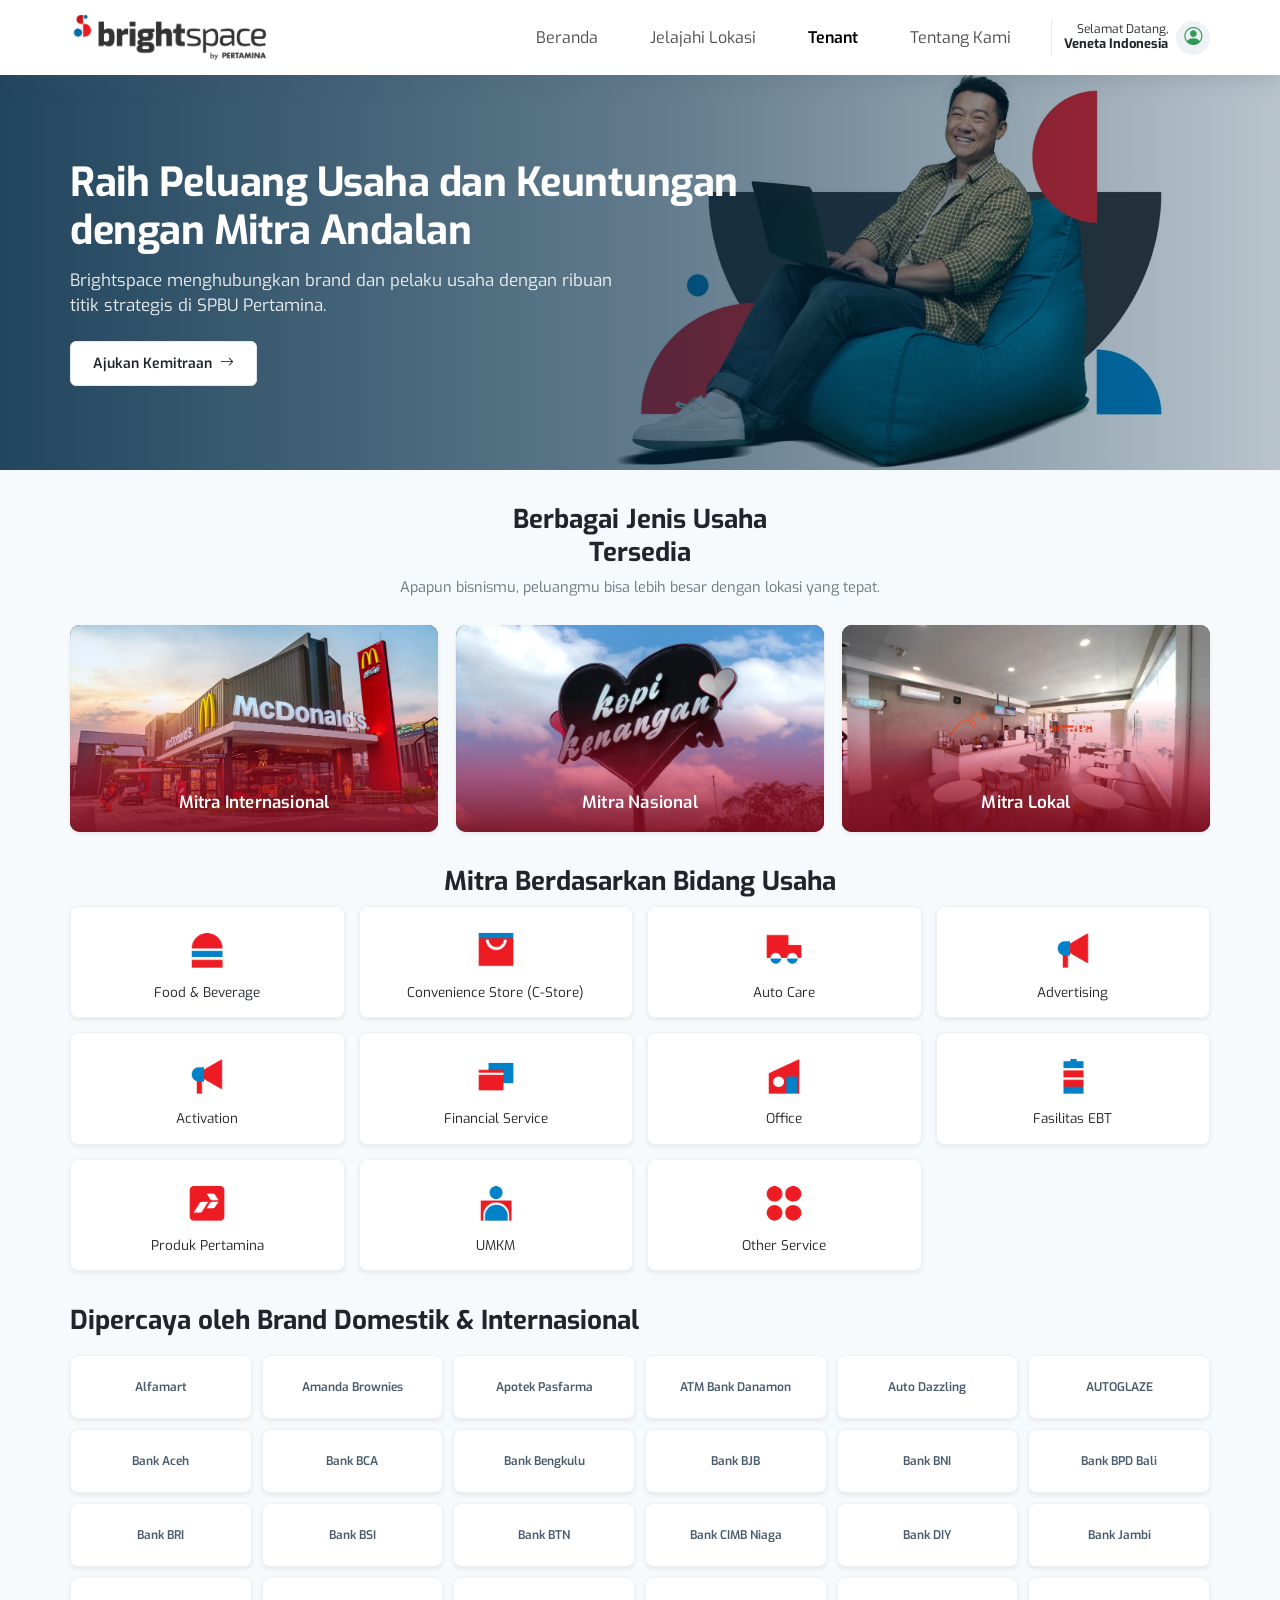
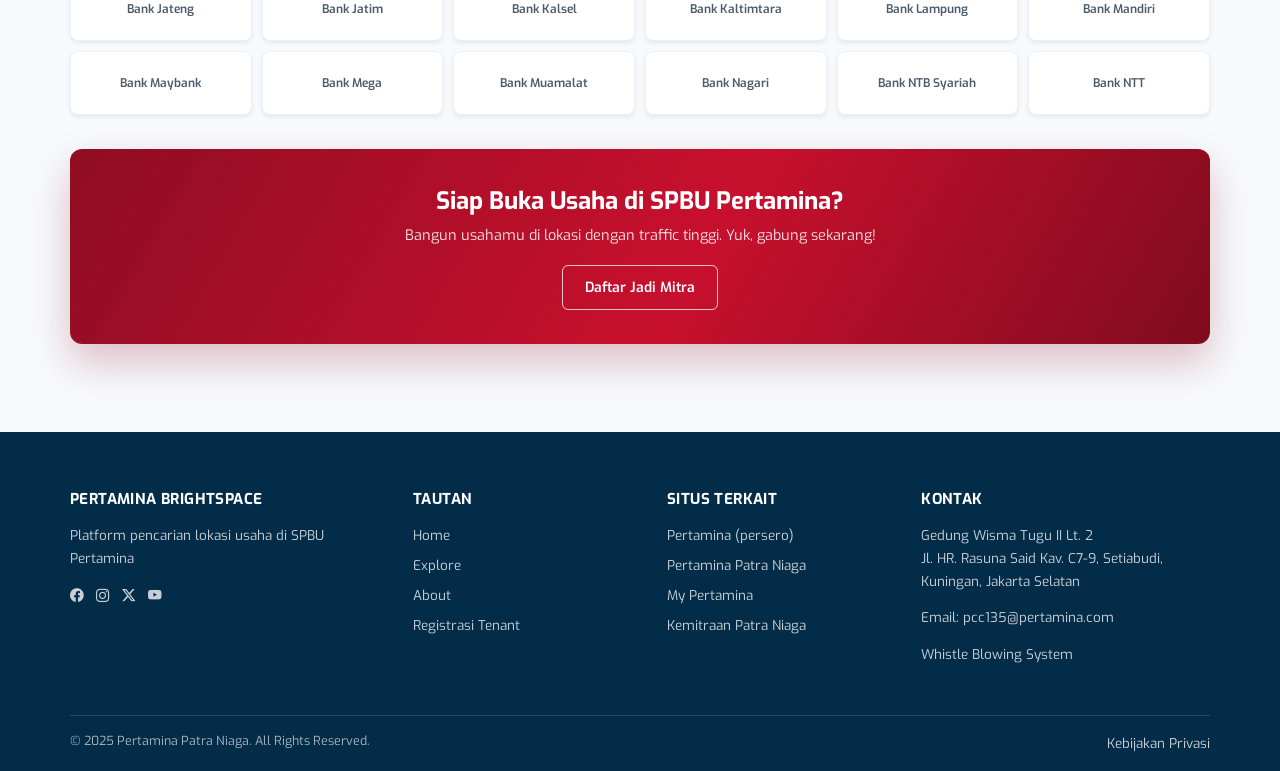
<file: mitra.html>
<!DOCTYPE html>
<html lang="id">
<head>
<meta charset="utf-8">
<meta name="viewport" content="width=device-width, initial-scale=1">
<title>Tenant — Mockup Brightspace</title>
<link rel="icon" href="data:image/svg+xml,%3Csvg xmlns='http://www.w3.org/2000/svg' viewBox='0 0 64 64'%3E%3Crect width='64' height='64' rx='14' fill='%23c8102e'/%3E%3Ctext x='32' y='45' font-family='Arial' font-size='38' font-weight='bold' fill='white' text-anchor='middle'%3EB%3C/text%3E%3C/svg%3E">
<link rel="preconnect" href="https://fonts.googleapis.com">
<link rel="preconnect" href="https://fonts.gstatic.com" crossorigin>
<link href="https://fonts.googleapis.com/css2?family=Exo:wght@400;500;600;700;800&display=swap" rel="stylesheet">
<link rel="stylesheet" href="assets/bootstrap-icons.css">
<link rel="stylesheet" href="assets/app.css">
<style>
  /* ---------- HERO TENANT ---------- */
  .hero-mitra{
    min-height:470px;
    background-image:url("assets/mitra.webp");
  }
  .hero-mitra::before{
    background:linear-gradient(90deg, rgba(3,44,72,.88) 0%, rgba(3,44,72,.62) 52%, rgba(3,44,72,.28) 100%);
  }
  .hero-mitra .container{padding:64px 0}
  .hero-mitra h1{font-size:40px;line-height:1.18;margin:0 0 14px;max-width:720px}
  .hero-mitra p{font-size:17px;color:rgba(255,255,255,.9);max-width:560px;margin:0 0 22px}

  /* ---------- SECTION UMUM ---------- */
  .section-center{text-align:center}
  .section-center h2{margin:0 0 8px;font-size:26px;line-height:1.25}
  .section-center .sub{margin:0 auto 26px;max-width:620px;color:var(--muted);font-size:14.5px}

  /* ---------- KARTU TIPE MITRA ---------- */
  .type-grid{display:grid;grid-template-columns:repeat(3,minmax(0,1fr));gap:18px}
  .type-card{
    position:relative;display:block;border-radius:10px;overflow:hidden;aspect-ratio:16/9;
    box-shadow:var(--shadow-sm);background:#0b2a3a;
  }
  .type-card img{width:100%;height:100%;object-fit:cover;transition:transform .35s ease}
  .type-card:hover img{transform:scale(1.045)}
  .type-card .overlay{
    position:absolute;inset:0;
    background:linear-gradient(180deg, rgba(200,16,46,0) 35%, rgba(200,16,46,.55) 72%, rgba(127,11,29,.92) 100%);
  }
  .type-card .label{
    position:absolute;left:18px;right:18px;bottom:16px;color:#fff;
    font-size:17px;font-weight:600;letter-spacing:.2px;
  }

  /* ---------- KARTU BIDANG USAHA ---------- */
  .cat-grid{display:grid;grid-template-columns:repeat(4,minmax(0,1fr));gap:14px}
  .cat-card{
    background:#fff;border:1px solid #edf1f5;border-radius:8px;padding:20px 12px 16px;
    text-align:center;box-shadow:var(--shadow-sm);transition:.18s;display:flex;flex-direction:column;align-items:center;gap:10px;
  }
  .cat-card:hover{transform:translateY(-3px);border-color:#cfdde8;box-shadow:0 10px 22px rgba(15,43,61,.10)}
  .cat-card img{width:46px;height:46px;object-fit:contain}
  .cat-card span{font-size:13.5px;line-height:1.35}

  /* ---------- LOGO WALL ---------- */
  .logo-wall{display:grid;grid-template-columns:repeat(6,minmax(0,1fr));gap:10px}
  .logo-chip{
    background:#fff;border:1px solid #edf1f5;border-radius:8px;min-height:64px;display:grid;place-items:center;
    padding:10px;font-size:12px;font-weight:600;color:#4a5b6b;text-align:center;line-height:1.25;
    box-shadow:var(--shadow-sm);transition:.15s;
  }
  .logo-chip:hover{border-color:#cfdde8;color:var(--ink);transform:translateY(-2px)}

  /* ---------- CTA ---------- */
  .cta-mitra{
    border-radius:12px;padding:34px 28px;color:#fff;text-align:center;
    background:linear-gradient(120deg,#8f0d22 0%, #c8102e 55%, #7f0b1d 100%);
    box-shadow:0 18px 40px rgba(143,13,34,.25);
  }
  .cta-mitra h2{margin:0 0 6px;font-size:24px}
  .cta-mitra p{margin:0 0 18px;color:rgba(255,255,255,.88);font-size:14.5px}
  .cta-mitra .btn{border-color:rgba(255,255,255,.75);color:#fff;background:transparent}
  .cta-mitra .btn:hover{background:#fff;color:#8f0d22}

  @media (max-width:1000px){
    .logo-wall{grid-template-columns:repeat(4,minmax(0,1fr))}
    .cat-grid{grid-template-columns:repeat(3,minmax(0,1fr))}
  }
  @media (max-width:820px){
    .type-grid{grid-template-columns:1fr}
    .hero-mitra h1{font-size:30px}
  }
  @media (max-width:560px){
    .cat-grid{grid-template-columns:repeat(2,minmax(0,1fr))}
    .logo-wall{grid-template-columns:repeat(2,minmax(0,1fr))}
  }
</style>
</head>
<body>

<a class="skip-link" href="#main">Lewati ke konten</a>

<!-- ================= NAVBAR ================= -->
<nav class="navbar" id="navbar">
  <div class="container">
    <a class="brand-logo" href="home.html" aria-label="Brightspace — beranda">
      <img src="assets/BrightSpace.webp" alt="Brightspace"
           onerror="this.style.display='none';this.nextElementSibling.style.display='block'">
      <span class="fallback" style="display:none">brightspace<small>by PERTAMINA</small></span>
    </a>
    <button class="nav-toggle" aria-label="Buka menu" aria-expanded="false"
      onclick="document.getElementById('navbar').classList.toggle('open');this.setAttribute('aria-expanded',document.getElementById('navbar').classList.contains('open'))">
      <i class="bi bi-list"></i>
    </button>
    <ul class="nav-links">
      <li><a href="home.html">Beranda</a></li>
      <li><a href="#">Jelajahi Lokasi</a></li>
      <li><a href="mitra.html" aria-current="page">Tenant</a></li>
      <li><a href="#">Tentang Kami</a></li>
    </ul>
    <div class="nav-account">
      <div class="who"><span>Selamat Datang,</span><b>Veneta Indonesia</b></div>
      <div class="avatar" aria-hidden="true"><i class="bi bi-person-circle"></i></div>
    </div>
  </div>
</nav>

<!-- ================= HERO ================= -->
<header class="hero hero-mitra">
  <div class="container">
    <h1>Raih Peluang Usaha dan Keuntungan dengan Mitra Andalan</h1>
    <p>Brightspace menghubungkan brand dan pelaku usaha dengan ribuan titik strategis di SPBU Pertamina.</p>
    <a class="btn btn-light" href="https://kemitraan.patraniaga.com/register/tenant?Service=qboqd57QyIwZhAuOHF-ZbYXu3QfM9pmEyd-0adBmMVlXCcTkwJOKodIr-BCRx1Eo" target="_blank" rel="noopener">Ajukan Kemitraan <i class="bi bi-arrow-right"></i></a>
  </div>
</header>

<main id="main">

  <!-- ================= JENIS USAHA ================= -->
  <section class="section container section-center">
    <h2>Berbagai Jenis Usaha<br>Tersedia</h2>
    <p class="sub">Apapun bisnismu, peluangmu bisa lebih besar dengan lokasi yang tepat.</p>

    <div class="type-grid">
      <a class="type-card" href="#" aria-label="Mitra Internasional">
        <img src="assets/brand/internasional.webp" alt="Brand Internasional" loading="lazy">
        <span class="overlay"></span>
        <span class="label">Mitra Internasional</span>
      </a>
      <a class="type-card" href="#" aria-label="Mitra Nasional">
        <img src="assets/brand/nasional.webp" alt="Brand Nasional" loading="lazy">
        <span class="overlay"></span>
        <span class="label">Mitra Nasional</span>
      </a>
      <a class="type-card" href="#" aria-label="Mitra Lokal">
        <img src="assets/brand/local.webp" alt="Brand Lokal" loading="lazy">
        <span class="overlay"></span>
        <span class="label">Mitra Lokal</span>
      </a>
    </div>
  </section>

  <!-- ================= BIDANG USAHA ================= -->
  <section class="section container section-center" style="padding-top:0">
    <h2>Mitra Berdasarkan Bidang Usaha</h2>

    <div class="cat-grid">
      <a class="cat-card" href="list-brand.html?ca=1"><img src="assets/mitra/foodbeverage.webp" alt=""><span>Food &amp; Beverage</span></a>
      <a class="cat-card" href="list-brand.html?ca=2"><img src="assets/mitra/conveniencestore.webp" alt=""><span>Convenience Store (C-Store)</span></a>
      <a class="cat-card" href="list-brand.html?ca=3"><img src="assets/mitra/autocare.webp" alt=""><span>Auto Care</span></a>
      <a class="cat-card" href="list-brand.html?ca=5"><img src="assets/mitra/advertising.webp" alt=""><span>Advertising</span></a>
      <a class="cat-card" href="list-brand.html?ca=6"><img src="assets/mitra/activation.webp" alt=""><span>Activation</span></a>
      <a class="cat-card" href="list-brand.html?ca=8"><img src="assets/mitra/financialservice.webp" alt=""><span>Financial Service</span></a>
      <a class="cat-card" href="list-brand.html?ca=9"><img src="assets/mitra/office.webp" alt=""><span>Office</span></a>
      <a class="cat-card" href="list-brand.html?ca=13"><img src="assets/mitra/fasilitasebt.webp" alt=""><span>Fasilitas EBT</span></a>
      <a class="cat-card" href="list-brand.html?ca=65"><img src="assets/mitra/produkpertamina.webp" alt=""><span>Produk Pertamina</span></a>
      <a class="cat-card" href="list-brand.html?ca=66"><img src="assets/mitra/umkm.webp" alt=""><span>UMKM</span></a>
      <a class="cat-card" href="list-brand.html?ca=10"><img src="assets/mitra/otherservice.webp" alt=""><span>Other Service</span></a>
    </div>
  </section>

  <!-- ================= LOGO WALL ================= -->
  <section class="section container section-center" style="padding-top:0">
    <h2 style="text-align:left">Dipercaya oleh Brand Domestik &amp; Internasional</h2>

    <div class="logo-wall" style="margin-top:18px">
      <div class="logo-chip">Alfamart</div>
      <div class="logo-chip">Amanda Brownies</div>
      <div class="logo-chip">Apotek Pasfarma</div>
      <div class="logo-chip">ATM Bank Danamon</div>
      <div class="logo-chip">Auto Dazzling</div>
      <div class="logo-chip">AUTOGLAZE</div>
      <div class="logo-chip">Bank Aceh</div>
      <div class="logo-chip">Bank BCA</div>
      <div class="logo-chip">Bank Bengkulu</div>
      <div class="logo-chip">Bank BJB</div>
      <div class="logo-chip">Bank BNI</div>
      <div class="logo-chip">Bank BPD Bali</div>
      <div class="logo-chip">Bank BRI</div>
      <div class="logo-chip">Bank BSI</div>
      <div class="logo-chip">Bank BTN</div>
      <div class="logo-chip">Bank CIMB Niaga</div>
      <div class="logo-chip">Bank DIY</div>
      <div class="logo-chip">Bank Jambi</div>
      <div class="logo-chip">Bank Jateng</div>
      <div class="logo-chip">Bank Jatim</div>
      <div class="logo-chip">Bank Kalsel</div>
      <div class="logo-chip">Bank Kaltimtara</div>
      <div class="logo-chip">Bank Lampung</div>
      <div class="logo-chip">Bank Mandiri</div>
      <div class="logo-chip">Bank Maybank</div>
      <div class="logo-chip">Bank Mega</div>
      <div class="logo-chip">Bank Muamalat</div>
      <div class="logo-chip">Bank Nagari</div>
      <div class="logo-chip">Bank NTB Syariah</div>
      <div class="logo-chip">Bank NTT</div>
    </div>
  </section>

  <!-- ================= CTA ================= -->
  <section class="container" style="padding-bottom:48px">
    <div class="cta-mitra">
      <h2>Siap Buka Usaha di SPBU Pertamina?</h2>
      <p>Bangun usahamu di lokasi dengan traffic tinggi. Yuk, gabung sekarang!</p>
      <a class="btn" href="https://kemitraan.patraniaga.com/register/tenant?Service=qboqd57QyIwZhAuOHF-ZbYXu3QfM9pmEyd-0adBmMVlXCcTkwJOKodIr-BCRx1Eo" target="_blank" rel="noopener">Daftar Jadi Mitra</a>
    </div>
  </section>

</main>

<!-- ================= FOOTER ================= -->
<footer class="footer">
  <div class="container">
    <div class="footer-grid">
      <div>
        <h4>Pertamina Brightspace</h4>
        <p>Platform pencarian lokasi usaha di SPBU Pertamina</p>
        <div class="social">
          <a href="#" aria-label="Facebook"><i class="bi bi-facebook"></i></a>
          <a href="#" aria-label="Instagram"><i class="bi bi-instagram"></i></a>
          <a href="#" aria-label="X"><i class="bi bi-twitter-x"></i></a>
          <a href="#" aria-label="YouTube"><i class="bi bi-youtube"></i></a>
        </div>
      </div>
      <div>
        <h4>Tautan</h4>
        <ul>
          <li><a href="home.html">Home</a></li>
          <li><a href="#">Explore</a></li>
          <li><a href="#">About</a></li>
          <li><a href="#">Registrasi Tenant</a></li>
        </ul>
      </div>
      <div>
        <h4>Situs Terkait</h4>
        <ul>
          <li><a href="#">Pertamina (persero)</a></li>
          <li><a href="#">Pertamina Patra Niaga</a></li>
          <li><a href="#">My Pertamina</a></li>
          <li><a href="#">Kemitraan Patra Niaga</a></li>
        </ul>
      </div>
      <div>
        <h4>Kontak</h4>
        <p>Gedung Wisma Tugu II Lt. 2<br>Jl. HR. Rasuna Said Kav. C7-9, Setiabudi, Kuningan, Jakarta Selatan</p>
        <p>Email: pcc135@pertamina.com</p>
        <p><a href="#">Whistle Blowing System</a></p>
      </div>
    </div>
    <div class="footer-bottom">
      <span>© 2025 Pertamina Patra Niaga. All Rights Reserved.</span>
      <a href="#">Kebijakan Privasi</a>
    </div>
  </div>
</footer>

</body>
</html>
</file>
<file: assets/app.css>
/* ============================================================
   Brightspace Mockup — stylesheet bersama
   Dipakai oleh: home.html, brand-detail.html
   (list-brand.html sengaja standalone agar mudah diedit sendiri)
   ============================================================ */

:root{
  --bg:#f7fafc;
  --ink:#212529;
  --muted:#6c757d;
  --line:#e3e8ee;
  --white:#fff;
  --navy:#032c48;
  --brand:#c8102e;
  --brand-soft:#fdecef;
  --blue:#0d6efd;
  --green:#0f766e;
  --radius:6px;
  --shadow-sm:0 2px 4px rgba(0,0,0,.075);
  --shadow-card:0 10px 30px rgba(0,0,0,.10);
  --nav-h:75px;
  --font:"Exo",system-ui,-apple-system,"Segoe UI",Roboto,Arial,sans-serif;
}

*{box-sizing:border-box}
html{scroll-behavior:smooth}
body{margin:0;background:var(--bg);color:var(--ink);font-family:var(--font);font-size:16px;line-height:1.5;padding-top:var(--nav-h)}
img{max-width:100%;display:block}
a{color:inherit;text-decoration:none}
button{font-family:inherit}
.container{width:min(1140px,100% - 32px);margin-inline:auto}
.sr-only{position:absolute;width:1px;height:1px;padding:0;margin:-1px;overflow:hidden;clip:rect(0,0,0,0);white-space:nowrap;border:0}
.skip-link{position:absolute;left:-999px;top:0;background:#111;color:#fff;padding:8px 12px;z-index:3000}
.skip-link:focus{left:8px;top:8px}
:focus-visible{outline:3px solid rgba(200,16,46,.45);outline-offset:2px}
.muted{color:var(--muted)}
.small{font-size:13px}

/* ---------- NAVBAR ---------- */
.navbar{position:fixed;inset:0 0 auto 0;height:var(--nav-h);z-index:1040;background:#fff;
  box-shadow:0 4px 20px rgba(71,85,105,.20);display:flex;align-items:center}
.navbar .container{display:flex;align-items:center;gap:16px;height:55px}
.brand-logo{display:flex;align-items:center;min-width:180px}
.brand-logo img{width:200px;height:auto}
.brand-logo .fallback{font-weight:800;font-size:20px;letter-spacing:-.5px;color:#0b2a3a}
.brand-logo .fallback small{display:block;font-size:9px;letter-spacing:2px;color:var(--muted);font-weight:600}
.nav-links{display:flex;align-items:center;gap:4px;margin-left:auto;list-style:none;padding:0}
.nav-links a{display:block;padding:12px 24px;color:rgba(0,0,0,.7);font-size:16px;border-radius:4px}
.nav-links a:hover{color:#000;background:#f4f6f8}
.nav-links a[aria-current="page"]{color:#000;font-weight:600}
.nav-account{display:flex;align-items:center;gap:8px;padding-left:12px;border-left:1px solid var(--line)}
.nav-account .who{font-size:12px;line-height:1.15;text-align:right}
.nav-account .who b{display:block;font-size:13px}
.nav-account .avatar{width:34px;height:34px;border-radius:50%;background:#eef2f6;display:grid;place-items:center;color:#395;font-size:18px}
.nav-toggle{display:none;margin-left:auto;background:none;border:0;font-size:24px;padding:8px}

/* ---------- HERO ---------- */
.hero{position:relative;display:flex;align-items:center;background:#0b2a3a center/cover no-repeat;
  margin-top:calc(var(--nav-h) * -1);padding-top:var(--nav-h)}
.hero::before{content:"";position:absolute;inset:0;background:linear-gradient(90deg,rgba(3,44,72,.82),rgba(3,44,72,.45) 60%,rgba(3,44,72,.25))}
.hero .container{position:relative;color:#fff;padding:56px 0}
.hero h1{margin:0 0 8px;font-size:36px;font-weight:700;letter-spacing:-.5px}
.hero-half{min-height:335px}
.hero-home{min-height:560px;background-image:url("spbu.webp")}
.hero-home .container{padding-top:70px;padding-bottom:120px}
.hero-home h1{font-size:42px;line-height:1.15;max-width:760px}
.hero-home .sub{font-size:20px;font-weight:600;margin:0 0 10px;opacity:.95}
.hero-home p{max-width:520px;color:rgba(255,255,255,.85);margin:0 0 18px}
.hero-tag{display:inline-block;margin-top:22px;font-weight:700;letter-spacing:.5px;color:#8be9d4}
.breadcrumb{font-size:13px;opacity:.85;margin-bottom:10px;display:flex;gap:8px;align-items:center}
.breadcrumb a:hover{text-decoration:underline}

/* ---------- TOMBOL ---------- */
.btn{display:inline-flex;align-items:center;justify-content:center;gap:8px;border:1px solid transparent;border-radius:var(--radius);
  padding:11px 22px;font-size:14px;font-weight:600;cursor:pointer;transition:.15s;text-align:center}
.btn-dark{background:var(--ink);color:#fff}
.btn-dark:hover{background:#000}
.btn-brand{background:var(--brand);color:#fff}
.btn-brand:hover{filter:brightness(.92)}
.btn-light{background:#fff;color:var(--ink);border-color:var(--line)}
.btn-light:hover{background:#f4f7fa}
.btn-outline{background:transparent;border-color:#c9d4de;color:var(--ink)}
.btn-outline:hover{background:#fff}
.btn-sm{padding:8px 14px;font-size:13px}

/* ---------- SECTION ---------- */
.section{padding:34px 0}
.section-head{display:flex;align-items:end;justify-content:space-between;gap:16px;margin-bottom:16px}
.section-head h2{margin:0;font-size:22px;letter-spacing:-.3px}
.section-head p{margin:4px 0 0;color:var(--muted);font-size:14px}
.section-head a{font-size:14px;font-weight:600;color:var(--brand)}
.section-head a:hover{text-decoration:underline}

/* ---------- KARTU LAHAN ---------- */
.grid-lahan{display:grid;grid-template-columns:repeat(4,minmax(0,1fr));gap:18px}
.lahan-card{background:#fff;border:1px solid #edf1f5;border-radius:var(--radius);overflow:hidden;box-shadow:var(--shadow-sm);
  display:flex;flex-direction:column;transition:.18s}
.lahan-card:hover{transform:translateY(-3px);box-shadow:0 12px 24px rgba(15,43,61,.12)}
.lahan-media{height:140px;background:linear-gradient(135deg,#dbe7f0,#eef4f8);position:relative;display:grid;place-items:center;color:#9fb3c4;font-size:30px}
.badge{position:absolute;top:10px;left:10px;font-size:11px;font-weight:700;padding:3px 8px;border-radius:999px;background:#e7f8ef;color:#067647}
.badge.used{background:#f2f4f7;color:#475467}
.lahan-body{padding:12px 14px 14px;display:flex;flex-direction:column;gap:4px;flex:1}
.lahan-code{font-size:12px;color:var(--muted);letter-spacing:.3px}
.lahan-title{font-size:14px;font-weight:600;line-height:1.35;margin:0;min-height:38px}
.lahan-price{margin-top:auto;padding-top:10px;font-size:12px;color:var(--muted)}
.lahan-price b{display:block;font-size:15px;color:var(--ink)}
.lahan-actions{display:flex;justify-content:space-between;align-items:center;margin-top:10px}
.lahan-actions a{font-size:13px;font-weight:600;color:var(--brand)}

/* ---------- KOTA ---------- */
.city-grid{display:grid;grid-template-columns:repeat(4,minmax(0,1fr));gap:12px}
.city{display:flex;align-items:center;justify-content:space-between;gap:8px;background:#fff;border:1px solid #edf1f5;
  border-radius:var(--radius);padding:12px 14px;font-size:14px;box-shadow:var(--shadow-sm);transition:.15s}
.city:hover{border-color:#c9d9e4;transform:translateY(-2px)}
.city span{color:var(--muted);font-size:12px}

/* ---------- MITRA ---------- */
.tenant-strip{display:flex;flex-wrap:wrap;gap:10px;margin-top:14px}
.tenant-chip{background:#fff;border:1px solid #edf1f5;border-radius:999px;padding:8px 14px;font-size:13px;font-weight:600;color:#33475b}

/* ---------- PROMO ---------- */
.promo-grid{display:grid;grid-template-columns:repeat(3,minmax(0,1fr));gap:18px}
.promo{background:#fff;border:1px solid #edf1f5;border-radius:var(--radius);overflow:hidden;box-shadow:var(--shadow-sm)}
.promo-cover{height:150px;background:linear-gradient(135deg,#0f766e,#0b2a3a);display:grid;place-items:center;color:#fff;font-weight:800;letter-spacing:1px}
.promo-body{padding:14px}
.promo-body h3{margin:0 0 6px;font-size:15px;line-height:1.35}
.promo-body .date{font-size:12px;color:var(--muted)}
.promo-body a{display:inline-block;margin-top:10px;font-size:13px;font-weight:600;color:var(--brand)}

/* ---------- CTA STRIP ---------- */
.cta-strip{background:linear-gradient(120deg,#032c48,#0b4f6c);color:#fff;border-radius:10px;padding:28px;display:flex;align-items:center;justify-content:space-between;gap:20px;flex-wrap:wrap}
.cta-strip h2{margin:0 0 4px;font-size:22px}
.cta-strip p{margin:0;color:rgba(255,255,255,.8);font-size:14px}

/* ---------- FOOTER ---------- */
.footer{background:var(--navy);color:#fff;padding:56px 0 0;margin-top:40px}
.footer-grid{display:grid;grid-template-columns:1.4fr 1fr 1fr 1.3fr;gap:32px}
.footer h4{margin:0 0 12px;font-size:15px;letter-spacing:.4px;text-transform:uppercase}
.footer p,.footer a{font-size:13.5px;color:rgba(255,255,255,.78);line-height:1.7}
.footer a:hover{color:#fff}
.footer ul{list-style:none;padding:0;margin:0;display:grid;gap:6px}
.social{display:flex;gap:12px;margin-top:14px;font-size:18px}
.footer-bottom{margin-top:36px;border-top:1px solid rgba(255,255,255,.14);padding:16px 0;display:flex;justify-content:space-between;gap:12px;flex-wrap:wrap;font-size:12.5px;color:rgba(255,255,255,.65)}

/* ---------- RESPONSIF ---------- */
@media (max-width:1100px){
  .grid-lahan{grid-template-columns:repeat(3,minmax(0,1fr))}
  .city-grid{grid-template-columns:repeat(3,minmax(0,1fr))}
  .nav-links a{padding:12px 14px}
}
@media (max-width:900px){
  .grid-lahan{grid-template-columns:repeat(2,minmax(0,1fr))}
  .city-grid{grid-template-columns:repeat(2,minmax(0,1fr))}
  .promo-grid{grid-template-columns:1fr 1fr}
  .footer-grid{grid-template-columns:1fr 1fr}
  .nav-links{display:none}
  .nav-toggle{display:block}
  .nav-account{border:0;padding:0}
  .navbar.open .nav-links{display:flex;position:absolute;top:var(--nav-h);left:0;right:0;flex-direction:column;align-items:stretch;
    background:#fff;padding:8px;box-shadow:0 20px 30px rgba(0,0,0,.12)}
  .navbar.open .nav-links a{padding:12px}
  .hero-home{min-height:460px}
  .hero-home h1{font-size:32px}
  .hero-home .container{padding-top:40px;padding-bottom:100px}
}
@media (max-width:560px){
  .grid-lahan,.city-grid,.promo-grid{grid-template-columns:1fr}
  .footer-grid{grid-template-columns:1fr}
  .hero-home h1{font-size:26px}
}
@media print{.navbar{display:none}body{padding-top:0}}
</file>
